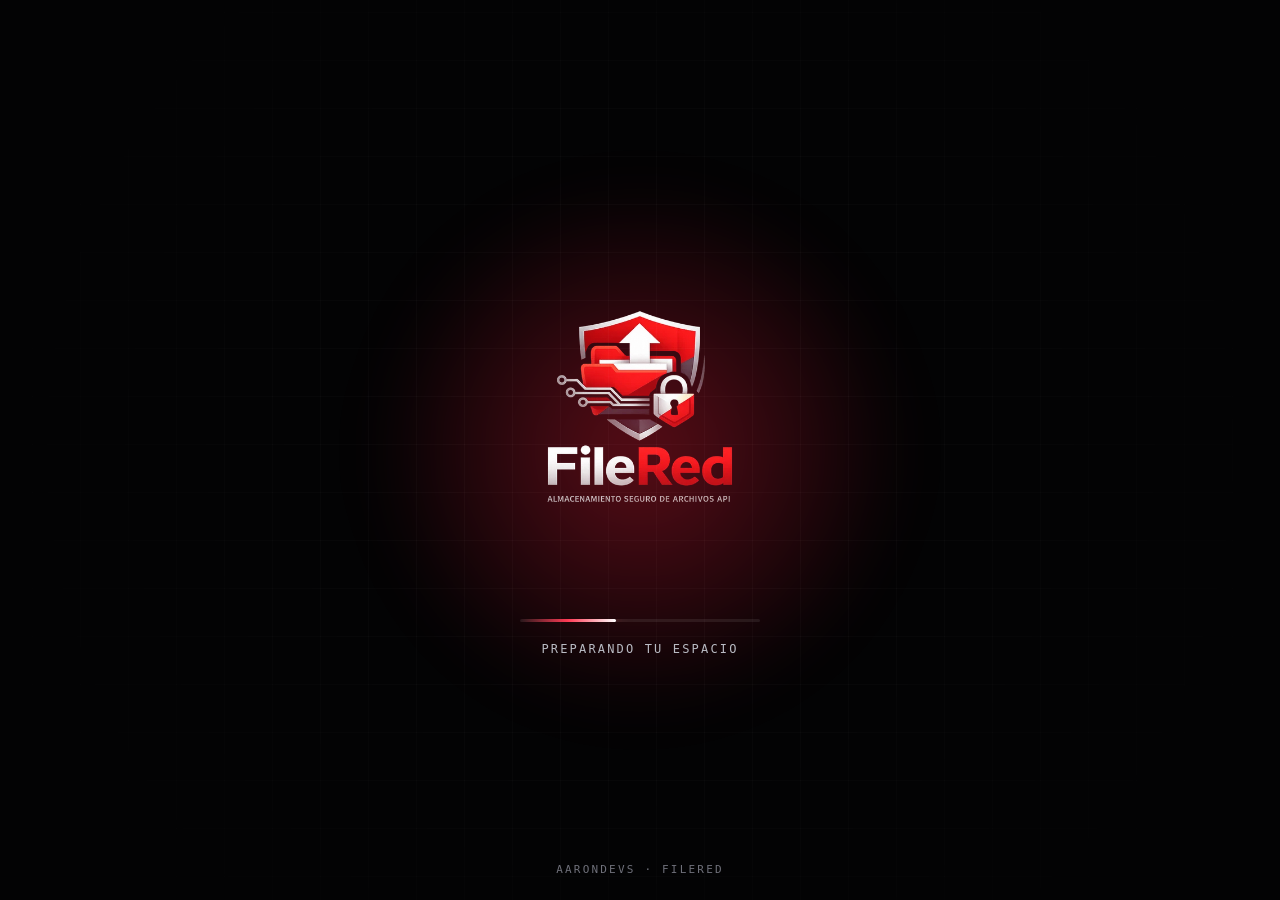
<file: API/FileRed/src/main/webapp/index.html>
<!DOCTYPE html>
<html lang="es" data-theme="dark">
<head>
    <meta charset="UTF-8">
    <meta name="viewport" content="width=device-width, initial-scale=1.0">
    <meta name="theme-color" content="#060607">
    <meta name="description" content="FileRed: almacenamiento seguro de archivos con API, URLs públicas y planes a la medida.">
    <meta property="og:type" content="website">
    <meta property="og:site_name" content="FileRed">
    <meta property="og:title" content="FileRed | Almacenamiento seguro de archivos API">
    <meta property="og:description" content="Sube, organiza y sirve tus archivos desde una API segura.">
    <meta property="og:image" content="pages/files/img/logotipo-web.webp">
    <link rel="icon" type="image/png" sizes="128x128" href="pages/files/img/favicon.png">
    <link rel="apple-touch-icon" sizes="180x180" href="pages/files/img/apple-touch-icon.png">
    <title>FileRed</title>
    <link rel="stylesheet" href="pages/files/temes/theme.css?v=20261120-7">
    <link rel="stylesheet" href="styles.css?v=20261120-7">
    <script src="pages/files/temes/theme.js?v=20261120-7"></script>
</head>
<body class="boot-page">
    <main id="app-root" class="app-root">
        <section class="boot-screen" aria-label="Cargando FileRed">
            <div class="boot-grid" aria-hidden="true"></div>
            <div class="boot-glow" aria-hidden="true"></div>
            <div class="boot-content">
                <img class="boot-logo" src="pages/files/img/logotipo-web.webp" alt="FileRed">
                <div class="loader-track" role="progressbar" aria-label="Cargando FileRed"><span class="loader-progress"></span></div>
                <p class="boot-status" aria-live="polite">Preparando tu espacio</p>
            </div>
            <div class="boot-footer">AaronDevs · FileRed</div>
        </section>
    </main>
    <script src="script.js?v=20261120-1"></script>
</body>
</html>
</file>
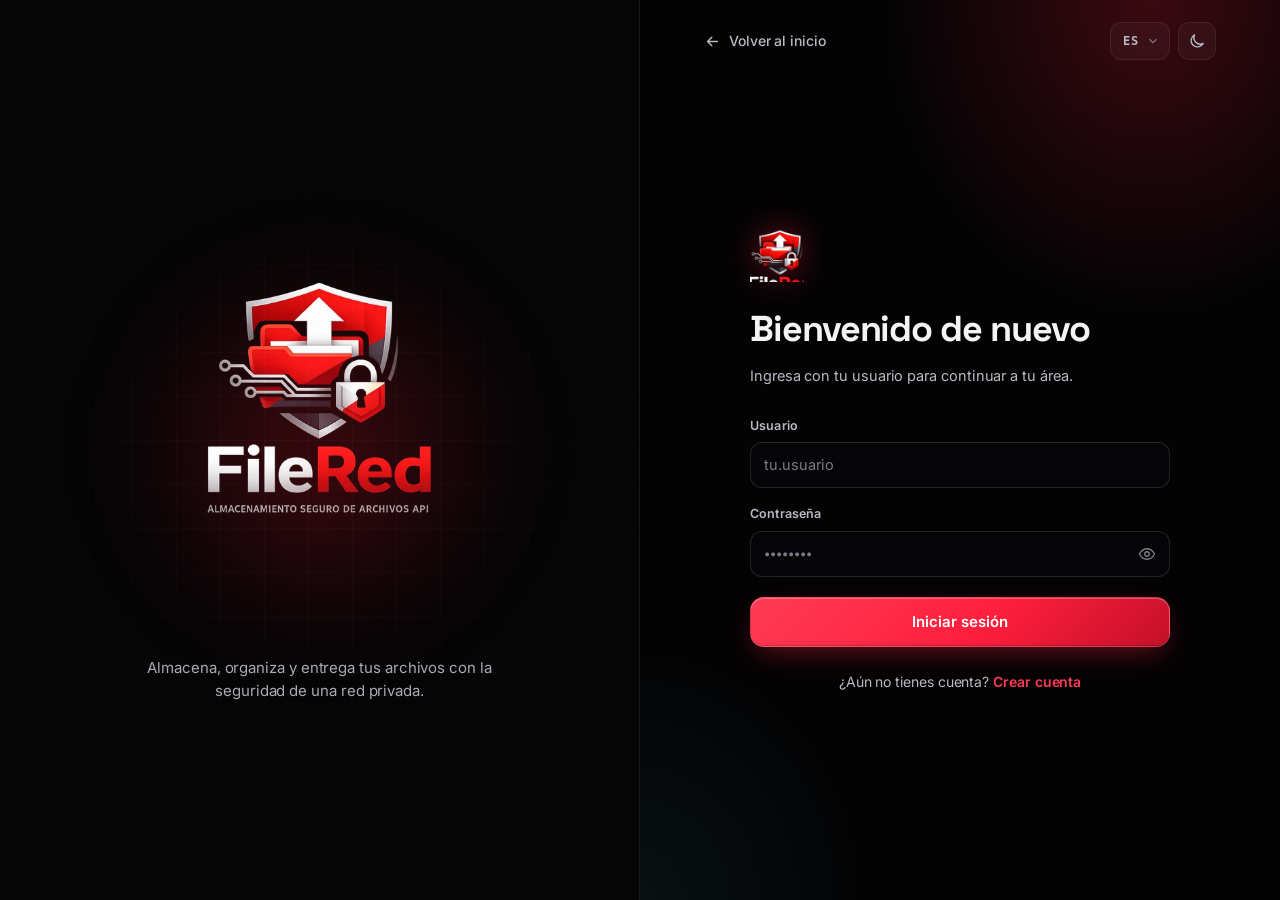
<file: API/FileRed/src/main/webapp/pages/center/index.html>
<!DOCTYPE html>
<html lang="es" data-theme="dark">
<head>
    <meta charset="UTF-8">
    <meta name="viewport" content="width=device-width, initial-scale=1.0">
    <meta name="theme-color" content="#060607">
    <link rel="icon" type="image/png" sizes="128x128" href="../files/img/favicon.png">
    <link rel="apple-touch-icon" sizes="180x180" href="../files/img/apple-touch-icon.png">
    <title>Center | FileRed</title>
    <link rel="preconnect" href="https://fonts.googleapis.com">
    <link rel="preconnect" href="https://fonts.gstatic.com" crossorigin>
    <link href="https://fonts.googleapis.com/css2?family=Inter:wght@400;500;600;700&family=JetBrains+Mono:wght@400;600&family=Space+Grotesk:wght@500;600;700&display=swap" rel="stylesheet">
    <link rel="stylesheet" href="../files/temes/theme.css?v=20261120-13">
    <link rel="stylesheet" href="../../styles.css?v=20261127-4">
    <link rel="stylesheet" href="../librerias/aarondeveloper/toastr.min.css?v=20261120-13">
    <link rel="stylesheet" href="../loading.css?v=20261120-13">
    <link rel="stylesheet" href="../skeleton.css?v=20261120-13">
    <link rel="stylesheet" href="../panel.css?v=20261127-8">
    <link rel="stylesheet" href="style.css?v=20261120-13">
    <script src="../files/temes/theme.js?v=20261120-13"></script>
</head>
<body class="panel-page is-booting" data-area="center">
    <div class="panel-aurora" aria-hidden="true"><span></span><span></span><span></span><i></i></div>
    <div class="panel-shell">
        <aside class="panel-sidebar">
            <a class="panel-brand" href="#/inicio" aria-label="FileRed Center">
                <img src="../files/img/isotipo.png" alt="">
                <span><strong><span class="silver-text">File</span><span class="red-text">Red</span></strong><small>ADMINISTRACIÓN</small></span>
            </a>
            <button class="panel-search" type="button" data-palette-open>
                <svg viewBox="0 0 24 24" aria-hidden="true"><circle cx="11" cy="11" r="7"/><path d="m20 20-3.5-3.5"/></svg>
                <span>Buscar opción</span>
                <kbd>Ctrl K</kbd>
            </button>
            <div class="nav-skeleton" data-nav-skeleton aria-hidden="true"><span></span><span></span><span></span><span></span><span></span><span></span></div>
            <nav class="panel-nav" data-panel-nav aria-label="Menú principal"></nav>
            <div class="panel-user">
                <button class="panel-user-open" type="button" data-panel-user title="Ver mi perfil">
                <span class="panel-avatar" data-user-initials></span>
                <div class="panel-user-copy">
                    <strong data-user-name></strong>
                    <small data-user-detail></small>
                </div>
                </button>
                <div class="panel-user-actions">
                    <button class="fr-icon-btn" type="button" data-change-password aria-label="Cambiar contraseña" title="Cambiar contraseña">
                        <svg viewBox="0 0 24 24"><rect x="3" y="11" width="18" height="11" rx="2"/><path d="M7 11V7a5 5 0 0 1 10 0v4"/></svg>
                    </button>
                    <button class="fr-icon-btn" type="button" data-logout aria-label="Cerrar sesión" title="Cerrar sesión">
                        <svg viewBox="0 0 24 24"><path d="M9 21H5a2 2 0 0 1-2-2V5a2 2 0 0 1 2-2h4M16 17l5-5-5-5M21 12H9"/></svg>
                    </button>
                </div>
            </div>
        </aside>
        <div class="panel-scrim" data-nav-scrim></div>

        <div class="panel-main">
            <header class="panel-topbar">
                <button class="fr-icon-btn panel-nav-toggle" type="button" data-nav-toggle aria-label="Abrir menú">
                    <svg viewBox="0 0 24 24"><path d="M4 7h16M4 12h16M4 17h16"/></svg>
                </button>
                <div class="panel-heading">
                    <p class="panel-crumb" data-panel-crumb></p>
                    <h1 data-panel-title>Cargando</h1>
                    <p class="panel-description" data-panel-description></p>
                </div>
                <div class="panel-tools">
                    <span class="panel-clock" data-panel-clock></span>
                    <select class="language-select" data-language-switcher aria-label="Idioma">
                        <option value="es">ES</option>
                        <option value="en">EN</option>
                    </select>
                    <button class="fr-icon-btn" type="button" data-theme-toggle aria-label="Cambiar tema" title="Cambiar tema">
                        <svg class="theme-icon-sun" viewBox="0 0 24 24"><circle cx="12" cy="12" r="4"/><path d="M12 2v2m0 16v2M4.93 4.93l1.42 1.42m11.3 11.3 1.42 1.42M2 12h2m16 0h2M4.93 19.07l1.42-1.42m11.3-11.3 1.42-1.42"/></svg>
                        <svg class="theme-icon-moon" viewBox="0 0 24 24"><path d="M20.2 15.2A8.5 8.5 0 0 1 8.8 3.8 8.5 8.5 0 1 0 20.2 15.2Z"/></svg>
                    </button>
                </div>
            </header>
            <main class="panel-stage" data-panel-stage data-stage></main>
        </div>
    </div>

    <script src="../../services/core/config.js?v=20261120-13"></script>
    <script src="../librerias/aarondeveloper/toastr.bundle.js?v=20261120-13"></script>
    <script src="../librerias/aarondeveloper/notificaciones.js?v=20261120-13"></script>
    <script src="../loading.js?v=20261120-13"></script>
    <script src="../skeleton.js?v=20261120-13"></script>
    <script src="../phone-prefixes.js?v=20261120-13"></script>
    <script src="../../services/core/LocalStorageService.js?v=20261120-13"></script>
    <script src="../../services/core/ApiService.js?v=20261120-13"></script>
    <script src="../../services/core/AutenticacionService.js?v=20261120-13"></script>
    <script src="../../services/general/ResumenService.js?v=20261120-13"></script>
    <script src="../../services/general/ReporteService.js?v=20261120-13"></script>
    <script src="../../services/clientes/ClienteService.js?v=20261120-13"></script>
    <script src="../../services/clientes/UsuarioClienteService.js?v=20261120-13"></script>
    <script src="../../services/clientes/RolClienteService.js?v=20261120-13"></script>
    <script src="../../services/suscripciones/SuscripcionService.js?v=20261120-13"></script>
    <script src="../../services/suscripciones/SuscripcionSolicitudService.js?v=20261120-13"></script>
    <script src="../../services/suscripciones/PagoSuscripcionService.js?v=20261120-13"></script>
    <script src="../../services/administracion/PlanService.js?v=20261120-13"></script>
    <script src="../../services/administracion/MonedaService.js?v=20261120-13"></script>
    <script src="../../services/administracion/ApiKeyAdministracionService.js?v=20261120-13"></script>
    <script src="../../services/administracion/UsuarioAdministracionService.js?v=20261120-13"></script>
    <script src="../../services/administracion/RolAdministracionService.js?v=20261120-13"></script>
    <script src="../../services/administracion/ModuloAdministracionService.js?v=20261120-13"></script>
    <script src="../../services/archivos/ApiKeyService.js?v=20261120-13"></script>
    <script src="../files/languages/i18n.js?v=20261120-13"></script>
    <script src="../files/languages/language-switcher.js?v=20261120-13"></script>
    <script src="../esqueleto.js?v=20261120-13"></script>

    <script src="../panel.js?v=20261127-8"></script>
    <script src="script.js?v=20261127-5"></script>
</body>
</html>
</file>
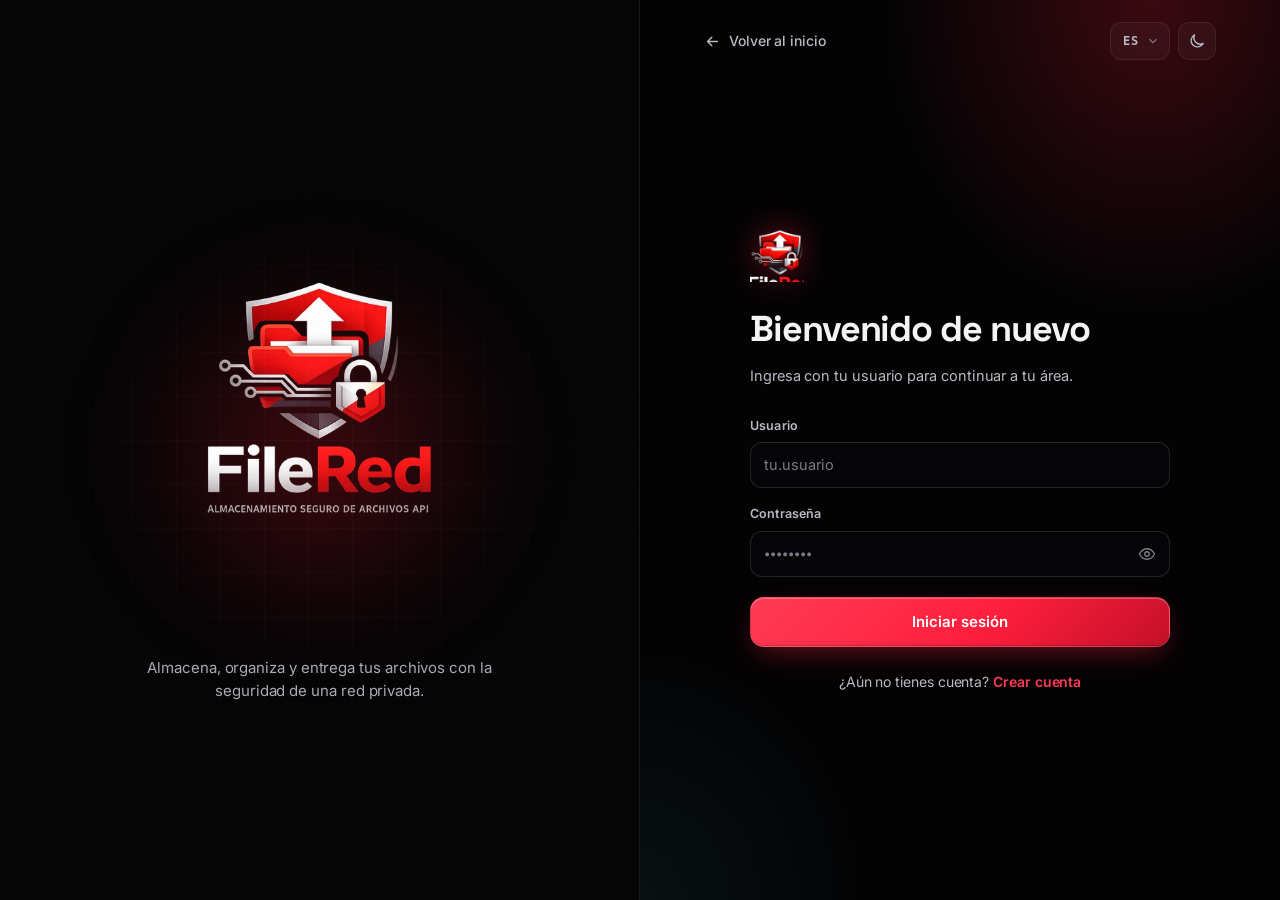
<file: API/FileRed/src/main/webapp/pages/customer/index.html>
<!DOCTYPE html>
<html lang="es" data-theme="dark">
<head>
    <meta charset="UTF-8">
    <meta name="viewport" content="width=device-width, initial-scale=1.0">
    <meta name="theme-color" content="#060607">
    <link rel="icon" type="image/png" sizes="128x128" href="../files/img/favicon.png">
    <link rel="apple-touch-icon" sizes="180x180" href="../files/img/apple-touch-icon.png">
    <title>Customer | FileRed</title>
    <link rel="preconnect" href="https://fonts.googleapis.com">
    <link rel="preconnect" href="https://fonts.gstatic.com" crossorigin>
    <link href="https://fonts.googleapis.com/css2?family=Inter:wght@400;500;600;700&family=JetBrains+Mono:wght@400;600&family=Space+Grotesk:wght@500;600;700&display=swap" rel="stylesheet">
    <link rel="stylesheet" href="../files/temes/theme.css?v=20261120-13">
    <link rel="stylesheet" href="../../styles.css?v=20261127-4">
    <link rel="stylesheet" href="../librerias/aarondeveloper/toastr.min.css?v=20261120-13">
    <link rel="stylesheet" href="../loading.css?v=20261120-13">
    <link rel="stylesheet" href="../skeleton.css?v=20261120-13">
    <link rel="stylesheet" href="../panel.css?v=20261127-8">
    <link rel="stylesheet" href="style.css?v=20261120-13">
    <script src="../files/temes/theme.js?v=20261120-13"></script>
</head>
<body class="panel-page is-booting" data-area="customer">
    <div class="panel-aurora" aria-hidden="true"><span></span><span></span><span></span><i></i></div>
    <div class="panel-shell">
        <aside class="panel-sidebar">
            <a class="panel-brand" href="#/inicio" aria-label="FileRed Customer">
                <img src="../files/img/isotipo.png" alt="">
                <span><strong><span class="silver-text">File</span><span class="red-text">Red</span></strong><small>ÁREA DE CLIENTE</small></span>
            </a>
            <button class="panel-search" type="button" data-palette-open>
                <svg viewBox="0 0 24 24" aria-hidden="true"><circle cx="11" cy="11" r="7"/><path d="m20 20-3.5-3.5"/></svg>
                <span>Buscar opción</span>
                <kbd>Ctrl K</kbd>
            </button>
            <div class="nav-skeleton" data-nav-skeleton aria-hidden="true"><span></span><span></span><span></span><span></span><span></span><span></span></div>
            <nav class="panel-nav" data-panel-nav aria-label="Menú principal"></nav>
            <div class="panel-user">
                <button class="panel-user-open" type="button" data-panel-user title="Ver mi perfil">
                <span class="panel-avatar" data-user-initials></span>
                <div class="panel-user-copy">
                    <strong data-user-name></strong>
                    <small data-user-detail></small>
                </div>
                </button>
                <div class="panel-user-actions">
                    <button class="fr-icon-btn" type="button" data-change-password aria-label="Cambiar contraseña" title="Cambiar contraseña">
                        <svg viewBox="0 0 24 24"><rect x="3" y="11" width="18" height="11" rx="2"/><path d="M7 11V7a5 5 0 0 1 10 0v4"/></svg>
                    </button>
                    <button class="fr-icon-btn" type="button" data-logout aria-label="Cerrar sesión" title="Cerrar sesión">
                        <svg viewBox="0 0 24 24"><path d="M9 21H5a2 2 0 0 1-2-2V5a2 2 0 0 1 2-2h4M16 17l5-5-5-5M21 12H9"/></svg>
                    </button>
                </div>
            </div>
        </aside>
        <div class="panel-scrim" data-nav-scrim></div>

        <div class="panel-main">
            <header class="panel-topbar">
                <button class="fr-icon-btn panel-nav-toggle" type="button" data-nav-toggle aria-label="Abrir menú">
                    <svg viewBox="0 0 24 24"><path d="M4 7h16M4 12h16M4 17h16"/></svg>
                </button>
                <div class="panel-heading">
                    <p class="panel-crumb" data-panel-crumb></p>
                    <h1 data-panel-title>Cargando</h1>
                    <p class="panel-description" data-panel-description></p>
                </div>
                <div class="panel-tools">
                    <span class="panel-clock" data-panel-clock></span>
                    <select class="language-select" data-language-switcher aria-label="Idioma">
                        <option value="es">ES</option>
                        <option value="en">EN</option>
                    </select>
                    <button class="fr-icon-btn" type="button" data-theme-toggle aria-label="Cambiar tema" title="Cambiar tema">
                        <svg class="theme-icon-sun" viewBox="0 0 24 24"><circle cx="12" cy="12" r="4"/><path d="M12 2v2m0 16v2M4.93 4.93l1.42 1.42m11.3 11.3 1.42 1.42M2 12h2m16 0h2M4.93 19.07l1.42-1.42m11.3-11.3 1.42-1.42"/></svg>
                        <svg class="theme-icon-moon" viewBox="0 0 24 24"><path d="M20.2 15.2A8.5 8.5 0 0 1 8.8 3.8 8.5 8.5 0 1 0 20.2 15.2Z"/></svg>
                    </button>
                </div>
            </header>
            <main class="panel-stage" data-panel-stage data-stage></main>
        </div>
    </div>

    <script src="../../services/core/config.js?v=20261120-13"></script>
    <script src="../librerias/aarondeveloper/toastr.bundle.js?v=20261120-13"></script>
    <script src="../librerias/aarondeveloper/notificaciones.js?v=20261120-13"></script>
    <script src="../loading.js?v=20261120-13"></script>
    <script src="../skeleton.js?v=20261120-13"></script>
    <script src="../phone-prefixes.js?v=20261120-13"></script>
    <script src="../../services/core/LocalStorageService.js?v=20261120-13"></script>
    <script src="../../services/core/ApiService.js?v=20261120-13"></script>
    <script src="../../services/core/AutenticacionService.js?v=20261120-13"></script>
    <script src="../../services/general/ResumenService.js?v=20261120-13"></script>
    <script src="../../services/general/ReporteService.js?v=20261120-13"></script>
    <script src="../../services/clientes/ClienteService.js?v=20261120-13"></script>
    <script src="../../services/clientes/UsuarioClienteService.js?v=20261120-13"></script>
    <script src="../../services/clientes/RolClienteService.js?v=20261120-13"></script>
    <script src="../../services/clientes/ModuloClienteService.js?v=20261120-13"></script>
    <script src="../../services/suscripciones/SuscripcionService.js?v=20261120-13"></script>
    <script src="../../services/suscripciones/SuscripcionSolicitudService.js?v=20261120-13"></script>
    <script src="../../services/suscripciones/PagoSuscripcionService.js?v=20261120-13"></script>
    <script src="../../services/administracion/PlanService.js?v=20261120-13"></script>
    <script src="../../services/archivos/AlmacenService.js?v=20261127-1"></script>
    <script src="../../services/archivos/CarpetaService.js?v=20261127-1"></script>
    <script src="../../services/archivos/ArchivoService.js?v=20261127-1"></script>
    <script src="../../services/archivos/ApiKeyService.js?v=20261120-13"></script>
    <script src="../../services/archivos/NodoService.js?v=20261127-2"></script>
    <script src="../files/languages/i18n.js?v=20261120-13"></script>
    <script src="../files/languages/language-switcher.js?v=20261120-13"></script>
    <script src="../esqueleto.js?v=20261120-13"></script>

    <script src="../panel.js?v=20261127-8"></script>
    <script src="script.js?v=20261127-5"></script>
</body>
</html>
</file>
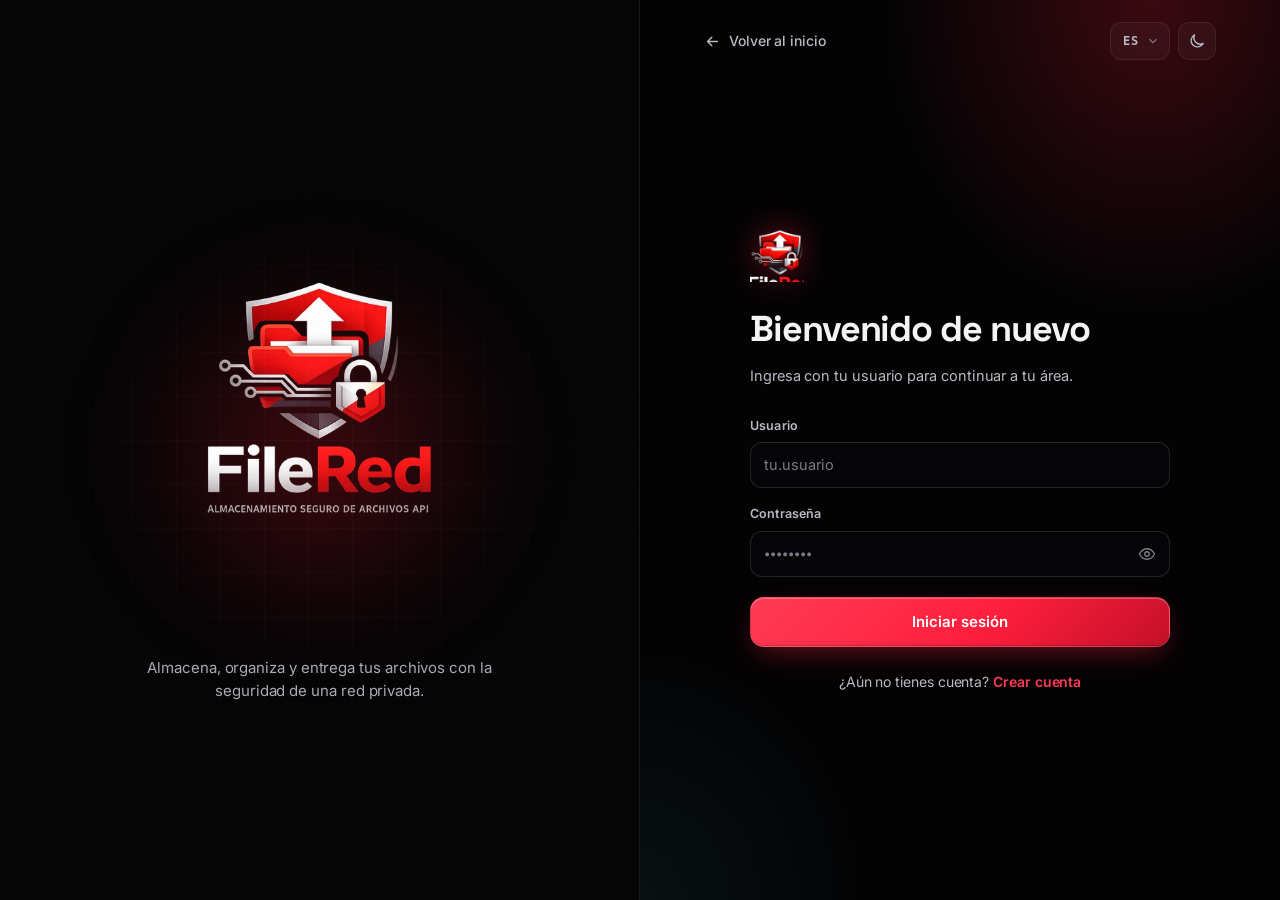
<file: API/FileRed/src/main/webapp/pages/login/index.html>
<!DOCTYPE html>
<html lang="es" data-theme="dark">
<head>
    <meta charset="UTF-8">
    <meta name="viewport" content="width=device-width, initial-scale=1.0">
    <meta name="theme-color" content="#060607">
    <link rel="icon" type="image/png" sizes="128x128" href="../files/img/favicon.png">
    <link rel="apple-touch-icon" sizes="180x180" href="../files/img/apple-touch-icon.png">
    <title>Iniciar sesión | FileRed</title>
    <link rel="preconnect" href="https://fonts.googleapis.com">
    <link rel="preconnect" href="https://fonts.gstatic.com" crossorigin>
    <link href="https://fonts.googleapis.com/css2?family=Inter:wght@400;500;600;700&family=Space+Grotesk:wght@500;600;700&display=swap" rel="stylesheet">
    <link rel="stylesheet" href="../files/temes/theme.css?v=20261120-10">
    <link rel="stylesheet" href="../../styles.css?v=20261120-10">
    <link rel="stylesheet" href="../librerias/aarondeveloper/toastr.min.css?v=20261120-10">
    <link rel="stylesheet" href="../loading.css?v=20261120-10">
    <link rel="stylesheet" href="style.css?v=20261120-10">
    <script src="../files/temes/theme.js?v=20261120-10"></script>
</head>
<body class="auth-page">
    <div class="auth-shell">
        <aside class="auth-visual" aria-hidden="true">
            <div class="auth-visual-grid"></div>
            <div class="auth-visual-glow"></div>
            <img src="../files/img/logotipo-web.webp" alt="" class="auth-visual-logo">
            <p class="auth-visual-quote">Almacena, organiza y entrega tus archivos con la seguridad de una red privada.</p>
        </aside>

        <main class="auth-main">
            <div class="auth-top">
                <a class="auth-back" href="../">
                    <svg viewBox="0 0 24 24" fill="none" stroke="currentColor" stroke-width="2" stroke-linecap="round" stroke-linejoin="round"><path d="M19 12H5m6 6-6-6 6-6"/></svg>
                    Volver al inicio
                </a>
                <div class="auth-tools">
                    <select class="language-select" data-language-switcher aria-label="Idioma">
                        <option value="es">ES</option>
                        <option value="en">EN</option>
                    </select>
                    <button class="fr-icon-btn" type="button" data-theme-toggle aria-label="Cambiar tema" title="Cambiar tema">
                        <svg class="theme-icon-sun" viewBox="0 0 24 24"><circle cx="12" cy="12" r="4"/><path d="M12 2v2m0 16v2M4.93 4.93l1.42 1.42m11.3 11.3 1.42 1.42M2 12h2m16 0h2M4.93 19.07l1.42-1.42m11.3-11.3 1.42-1.42"/></svg>
                        <svg class="theme-icon-moon" viewBox="0 0 24 24"><path d="M20.2 15.2A8.5 8.5 0 0 1 8.8 3.8 8.5 8.5 0 1 0 20.2 15.2Z"/></svg>
                    </button>
                </div>
            </div>

            <section class="auth-card">
                <img src="../files/img/isotipo.png" alt="" class="auth-mark">
                <h1>Bienvenido de nuevo</h1>
                <p class="auth-subtitle">Ingresa con tu usuario para continuar a tu área.</p>

                <form class="auth-form" data-login-form novalidate>
                    <label class="fr-field">
                        <span>Usuario</span>
                        <input class="fr-input" name="usuario" autocomplete="username" required maxlength="60" placeholder="tu.usuario">
                    </label>
                    <label class="fr-field">
                        <span>Contraseña</span>
                        <span class="password-field">
                            <input class="fr-input" name="contrasena" type="password" autocomplete="current-password" required maxlength="120" placeholder="••••••••">
                            <button type="button" class="password-toggle" data-password-toggle aria-label="Mostrar contraseña" title="Mostrar contraseña">
                                <svg viewBox="0 0 24 24" fill="none" stroke="currentColor" stroke-width="1.8" stroke-linecap="round" stroke-linejoin="round"><path d="M2 12s3.5-7 10-7 10 7 10 7-3.5 7-10 7S2 12 2 12Z"/><circle cx="12" cy="12" r="3"/></svg>
                            </button>
                        </span>
                    </label>
                    <p class="auth-error" data-login-error role="alert" hidden></p>
                    <button class="fr-btn fr-btn-primary fr-btn-lg auth-submit" type="submit">Iniciar sesión</button>
                </form>

                <p class="auth-switch">¿Aún no tienes cuenta? <a href="../registro/">Crear cuenta</a></p>
            </section>
        </main>
    </div>

    <script src="../../services/core/config.js?v=20261120-10"></script>
    <script src="../librerias/aarondeveloper/toastr.bundle.js?v=20261120-10"></script>
    <script src="../librerias/aarondeveloper/notificaciones.js?v=20261120-10"></script>
    <script src="../loading.js?v=20261120-10"></script>
    <script src="../../services/core/LocalStorageService.js?v=20261120-10"></script>
    <script src="../../services/core/ApiService.js?v=20261120-10"></script>
    <script src="../../services/core/AutenticacionService.js?v=20261120-10"></script>
    <script src="../files/languages/i18n.js?v=20261120-10"></script>
    <script src="../files/languages/language-switcher.js?v=20261120-10"></script>
    <script src="script.js?v=20261120-10"></script>
</body>
</html>
</file>
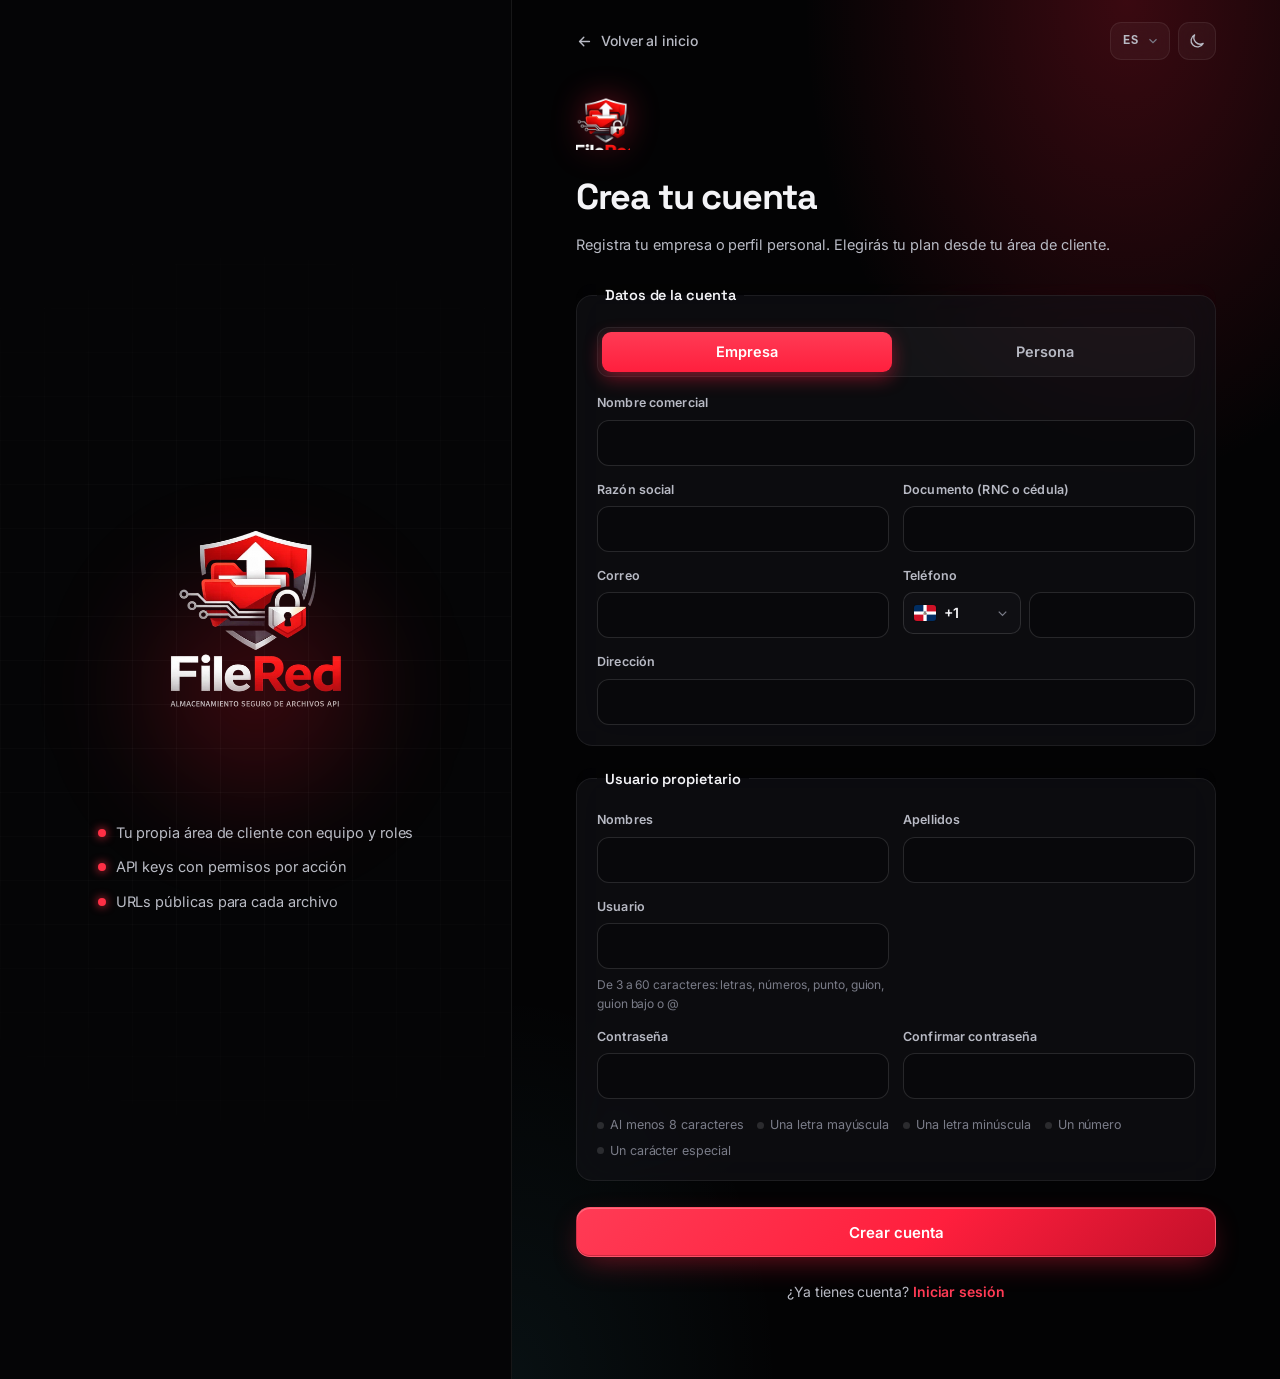
<file: API/FileRed/src/main/webapp/pages/registro/index.html>
<!DOCTYPE html>
<html lang="es" data-theme="dark">
<head>
    <meta charset="UTF-8">
    <meta name="viewport" content="width=device-width, initial-scale=1.0">
    <meta name="theme-color" content="#060607">
    <link rel="icon" type="image/png" sizes="128x128" href="../files/img/favicon.png">
    <link rel="apple-touch-icon" sizes="180x180" href="../files/img/apple-touch-icon.png">
    <title>Crear cuenta | FileRed</title>
    <link rel="preconnect" href="https://fonts.googleapis.com">
    <link rel="preconnect" href="https://fonts.gstatic.com" crossorigin>
    <link href="https://fonts.googleapis.com/css2?family=Inter:wght@400;500;600;700&family=Space+Grotesk:wght@500;600;700&display=swap" rel="stylesheet">
    <link rel="stylesheet" href="../files/temes/theme.css?v=20261120-7">
    <link rel="stylesheet" href="../../styles.css?v=20261120-7">
    <link rel="stylesheet" href="../librerias/aarondeveloper/toastr.min.css?v=20261120-1">
    <link rel="stylesheet" href="../loading.css?v=20261120-1">
    <link rel="stylesheet" href="../login/style.css?v=20261120-7">
    <link rel="stylesheet" href="style.css?v=20261120-7">
    <script src="../files/temes/theme.js?v=20261120-7"></script>
</head>
<body class="auth-page">
    <div class="auth-shell registro-shell">
        <aside class="auth-visual" aria-hidden="true">
            <div class="auth-visual-grid"></div>
            <div class="auth-visual-glow"></div>
            <img src="../files/img/logotipo-web.webp" alt="" class="auth-visual-logo">
            <ul class="registro-beneficios">
                <li>Tu propia área de cliente con equipo y roles</li>
                <li>API keys con permisos por acción</li>
                <li>URLs públicas para cada archivo</li>
            </ul>
        </aside>

        <main class="auth-main">
            <div class="auth-top">
                <a class="auth-back" href="../">
                    <svg viewBox="0 0 24 24" fill="none" stroke="currentColor" stroke-width="2" stroke-linecap="round" stroke-linejoin="round"><path d="M19 12H5m6 6-6-6 6-6"/></svg>
                    Volver al inicio
                </a>
                <div class="auth-tools">
                    <select class="language-select" data-language-switcher aria-label="Idioma">
                        <option value="es">ES</option>
                        <option value="en">EN</option>
                    </select>
                    <button class="fr-icon-btn" type="button" data-theme-toggle aria-label="Cambiar tema" title="Cambiar tema">
                        <svg class="theme-icon-sun" viewBox="0 0 24 24"><circle cx="12" cy="12" r="4"/><path d="M12 2v2m0 16v2M4.93 4.93l1.42 1.42m11.3 11.3 1.42 1.42M2 12h2m16 0h2M4.93 19.07l1.42-1.42m11.3-11.3 1.42-1.42"/></svg>
                        <svg class="theme-icon-moon" viewBox="0 0 24 24"><path d="M20.2 15.2A8.5 8.5 0 0 1 8.8 3.8 8.5 8.5 0 1 0 20.2 15.2Z"/></svg>
                    </button>
                </div>
            </div>

            <section class="auth-card is-wide" data-registro-card>
                <img src="../files/img/isotipo.png" alt="" class="auth-mark">
                <h1>Crea tu cuenta</h1>
                <p class="auth-subtitle">Registra tu empresa o perfil personal. Elegirás tu plan desde tu área de cliente.</p>
                <p class="registro-plan" data-plan-elegido hidden></p>

                <form class="auth-form registro-form" data-registro-form novalidate>
                    <fieldset class="registro-grupo">
                        <legend>Datos de la cuenta</legend>
                        <div class="tipo-cliente" role="radiogroup" aria-label="Tipo de cliente">
                            <label><input type="radio" name="tipoCliente" value="Empresa" checked><span>Empresa</span></label>
                            <label><input type="radio" name="tipoCliente" value="Persona"><span>Persona</span></label>
                        </div>
                        <div class="registro-grid">
                            <label class="fr-field registro-span">
                                <span>Nombre comercial</span>
                                <input class="fr-input" name="nombreComercial" required maxlength="150" autocomplete="organization">
                            </label>
                            <label class="fr-field" data-solo-empresa>
                                <span>Razón social</span>
                                <input class="fr-input" name="razonSocial" maxlength="150">
                            </label>
                            <label class="fr-field">
                                <span>Documento (RNC o cédula)</span>
                                <input class="fr-input" name="documento" maxlength="30">
                            </label>
                            <label class="fr-field">
                                <span>Correo</span>
                                <input class="fr-input" name="correo" type="email" required maxlength="150" autocomplete="email">
                            </label>
                            <div class="fr-field">
                                <span>Teléfono</span>
                                <div class="telefono-field">
                                    <input class="fr-input" name="prefijoTelefono" data-phone-prefix value="+1" aria-label="Prefijo">
                                    <input class="fr-input" name="telefono" maxlength="20" autocomplete="tel" aria-label="Teléfono">
                                </div>
                            </div>
                            <label class="fr-field registro-span">
                                <span>Dirección</span>
                                <input class="fr-input" name="direccion" maxlength="250" autocomplete="street-address">
                            </label>
                        </div>
                    </fieldset>

                    <fieldset class="registro-grupo">
                        <legend>Usuario propietario</legend>
                        <div class="registro-grid">
                            <label class="fr-field">
                                <span>Nombres</span>
                                <input class="fr-input" name="nombres" required maxlength="100" autocomplete="given-name">
                            </label>
                            <label class="fr-field">
                                <span>Apellidos</span>
                                <input class="fr-input" name="apellidos" maxlength="100" autocomplete="family-name">
                            </label>
                            <label class="fr-field">
                                <span>Usuario</span>
                                <input class="fr-input" name="usuario" required maxlength="60" autocomplete="username">
                                <small>De 3 a 60 caracteres: letras, números, punto, guion, guion bajo o @</small>
                            </label>
                            <span class="registro-hueco" aria-hidden="true"></span>
                            <label class="fr-field">
                                <span>Contraseña</span>
                                <input class="fr-input" name="contrasena" type="password" required maxlength="120" autocomplete="new-password">
                            </label>
                            <label class="fr-field">
                                <span>Confirmar contraseña</span>
                                <input class="fr-input" name="confirmacion" type="password" required maxlength="120" autocomplete="new-password">
                            </label>
                        </div>
                        <ul class="password-rules" data-password-rules>
                            <li data-rule="largo">Al menos 8 caracteres</li>
                            <li data-rule="mayuscula">Una letra mayúscula</li>
                            <li data-rule="minuscula">Una letra minúscula</li>
                            <li data-rule="numero">Un número</li>
                            <li data-rule="especial">Un carácter especial</li>
                        </ul>
                    </fieldset>

                    <p class="auth-error" data-registro-error role="alert" hidden></p>
                    <button class="fr-btn fr-btn-primary fr-btn-lg auth-submit" type="submit">Crear cuenta</button>
                </form>

                <p class="auth-switch">¿Ya tienes cuenta? <a href="../login/">Iniciar sesión</a></p>
            </section>

            <section class="auth-card registro-exito" data-registro-exito hidden>
                <span class="exito-icono" aria-hidden="true">
                    <svg viewBox="0 0 24 24" fill="none" stroke="currentColor" stroke-width="2.2" stroke-linecap="round" stroke-linejoin="round"><path d="m5 12 5 5L20 7"/></svg>
                </span>
                <h1>¡Tu cuenta está lista!</h1>
                <p class="auth-subtitle">Inicia sesión con tu usuario para elegir tu plan y empezar a subir archivos.</p>
                <a class="fr-btn fr-btn-primary fr-btn-lg auth-submit" href="../login/">Iniciar sesión</a>
            </section>
        </main>
    </div>

    <script src="../../services/core/config.js?v=20261120-1"></script>
    <script src="../librerias/aarondeveloper/toastr.bundle.js?v=20261120-1"></script>
    <script src="../librerias/aarondeveloper/notificaciones.js?v=20261120-1"></script>
    <script src="../loading.js?v=20261120-1"></script>
    <script src="../phone-prefixes.js?v=20261120-2"></script>
    <script src="../../services/core/LocalStorageService.js?v=20261120-1"></script>
    <script src="../../services/core/ApiService.js?v=20261120-1"></script>
    <script src="../../services/clientes/RegistroService.js?v=20261120-1"></script>
    <script src="../../services/administracion/PlanService.js?v=20261120-1"></script>
    <script src="../files/languages/i18n.js?v=20261120-1"></script>
    <script src="../files/languages/language-switcher.js?v=20261120-1"></script>
    <script src="script.js?v=20261120-1"></script>
</body>
</html>
</file>
<file: API/FileRed/src/main/webapp/pages/files/temes/theme.css>
:root,
:root[data-theme="dark"] {
    color-scheme: dark;
    --font-family: "Inter", "Segoe UI", system-ui, -apple-system, BlinkMacSystemFont, sans-serif;
    --font-display: "Space Grotesk", "Inter", "Segoe UI", system-ui, sans-serif;
    --font-mono: "JetBrains Mono", "Cascadia Code", Consolas, monospace;
    --ease-out: cubic-bezier(0.16, 1, 0.3, 1);
    --ease-spring: cubic-bezier(0.34, 1.56, 0.64, 1);
    --transition-theme: 320ms ease;
    --bg: #030304;
    --bg-elevated: #08080b;
    --surface: rgba(18, 18, 24, 0.62);
    --surface-solid: #0f0f14;
    --card: var(--surface-solid);
    --surface-alt: rgba(255, 255, 255, 0.035);
    --raised: rgba(255, 255, 255, 0.06);
    --line: rgba(255, 255, 255, 0.07);
    --line-strong: rgba(255, 255, 255, 0.13);
    --text: #f4f4f7;
    --text-secondary: #b8bac4;
    --muted: #7a7c88;
    --accent: #ff1f3d;
    --accent-strong: #ff3b55;
    --accent-soft: rgba(255, 31, 61, 0.12);
    --accent-glow: rgba(255, 31, 61, 0.45);
    --accent-2: #ff7a45;
    --cyan: #5ee7ff;
    --violet: #a78bfa;
    --silver: linear-gradient(180deg, #ffffff 0%, #d9dbe0 45%, #8d9099 100%);
    --silver-solid: #c9ccd3;
    --success: #34e39a;
    --warning: #ffc861;
    --danger: #ff5468;
    --info: #6cb6ff;
    --shadow: 0 30px 80px rgba(0, 0, 0, 0.6), 0 0 0 1px rgba(255, 255, 255, 0.04);
    --shadow-soft: 0 12px 34px rgba(0, 0, 0, 0.4);
    --glass-blur: blur(22px) saturate(140%);
    --grid: rgba(255, 255, 255, 0.035);
    --border-gradient: linear-gradient(140deg, rgba(255, 59, 85, 0.55), rgba(255, 255, 255, 0.08) 35%, rgba(255, 255, 255, 0.02) 65%, rgba(94, 231, 255, 0.25));
    --aurora-1: rgba(255, 31, 61, 0.22);
    --aurora-2: rgba(255, 122, 69, 0.1);
    --aurora-3: rgba(94, 231, 255, 0.06);
    --toggle-background: rgba(255, 255, 255, 0.04);
    --scrollbar: rgba(255, 255, 255, 0.12);
}

:root[data-theme="light"] {
    color-scheme: light;
    --bg: #eef0f4;
    --bg-elevated: #f7f8fb;
    --surface: rgba(255, 255, 255, 0.72);
    --surface-solid: #ffffff;
    --card: var(--surface-solid);
    --surface-alt: rgba(15, 18, 30, 0.035);
    --raised: rgba(15, 18, 30, 0.06);
    --line: rgba(15, 18, 30, 0.08);
    --line-strong: rgba(15, 18, 30, 0.15);
    --text: #0d0e13;
    --text-secondary: #3e414c;
    --muted: #737683;
    --accent: #e0102c;
    --accent-strong: #f0213d;
    --accent-soft: rgba(224, 16, 44, 0.09);
    --accent-glow: rgba(224, 16, 44, 0.28);
    --accent-2: #f2652f;
    --cyan: #0891b2;
    --violet: #7c3aed;
    --silver: linear-gradient(180deg, #2b2d33 0%, #5b5e67 55%, #8d9099 100%);
    --silver-solid: #5b5e67;
    --success: #0f9f63;
    --warning: #b7780f;
    --danger: #d4203a;
    --info: #1f6fd1;
    --shadow: 0 30px 70px rgba(20, 24, 40, 0.14), 0 0 0 1px rgba(15, 18, 30, 0.05);
    --shadow-soft: 0 10px 30px rgba(20, 24, 40, 0.08);
    --grid: rgba(15, 18, 30, 0.045);
    --border-gradient: linear-gradient(140deg, rgba(224, 16, 44, 0.45), rgba(15, 18, 30, 0.08) 35%, rgba(15, 18, 30, 0.04) 65%, rgba(8, 145, 178, 0.3));
    --aurora-1: rgba(224, 16, 44, 0.12);
    --aurora-2: rgba(242, 101, 47, 0.08);
    --aurora-3: rgba(8, 145, 178, 0.07);
    --toggle-background: rgba(255, 255, 255, 0.7);
    --scrollbar: rgba(15, 18, 30, 0.18);
}
</file>
<file: API/FileRed/src/main/webapp/styles.css>
*,
*::before,
*::after {
    box-sizing: border-box;
}

html {
    -webkit-text-size-adjust: 100%;
    scroll-behavior: smooth;
}

body {
    margin: 0;
    min-height: 100vh;
    background: var(--bg);
    color: var(--text);
    font-family: var(--font-family);
    font-size: 14.5px;
    line-height: 1.55;
    letter-spacing: -0.005em;
    transition: background var(--transition-theme), color var(--transition-theme);
    -webkit-font-smoothing: antialiased;
}

::selection {
    background: var(--accent);
    color: #ffffff;
}

* {
    scrollbar-width: thin;
    scrollbar-color: var(--scrollbar) transparent;
}

*::-webkit-scrollbar {
    width: 10px;
    height: 10px;
}

*::-webkit-scrollbar-thumb {
    border: 3px solid transparent;
    border-radius: 99px;
    background: var(--scrollbar) padding-box;
}

img,
svg {
    display: block;
    max-width: 100%;
}

a {
    color: inherit;
}

button,
input,
select,
textarea {
    font: inherit;
    color: inherit;
}

:focus-visible {
    outline: 2px solid var(--accent-strong);
    outline-offset: 2px;
}

[hidden] {
    display: none !important;
}

.sr-only {
    position: absolute;
    width: 1px;
    height: 1px;
    padding: 0;
    margin: -1px;
    overflow: hidden;
    clip: rect(0, 0, 0, 0);
    border: 0;
}

.silver-text {
    background: var(--silver);
    -webkit-background-clip: text;
    background-clip: text;
    color: transparent;
}

.red-text {
    color: var(--accent-strong);
    text-shadow: 0 0 28px var(--accent-glow);
}

.boot-page {
    overflow: hidden;
    background: #030304;
}

.app-root {
    min-height: 100vh;
}

.boot-screen {
    position: relative;
    display: grid;
    place-items: center;
    min-height: 100vh;
    overflow: hidden;
    transition: opacity 380ms ease, transform 380ms ease;
}

.boot-screen.is-leaving {
    opacity: 0;
    transform: scale(1.02);
}

.boot-grid {
    position: absolute;
    inset: -20%;
    background-image: linear-gradient(rgba(255, 255, 255, 0.035) 1px, transparent 1px), linear-gradient(90deg, rgba(255, 255, 255, 0.035) 1px, transparent 1px);
    background-size: 48px 48px;
    mask-image: radial-gradient(circle at center, #000 0%, transparent 65%);
}

.boot-glow {
    position: absolute;
    width: 60vmin;
    height: 60vmin;
    border-radius: 50%;
    background: radial-gradient(circle, rgba(255, 31, 61, 0.35) 0%, transparent 70%);
    filter: blur(30px);
    animation: boot-breathe 2.6s ease-in-out infinite;
}

.boot-content {
    position: relative;
    display: grid;
    justify-items: center;
    gap: 18px;
    padding: 0 16px;
}

.boot-logo {
    width: min(360px, 78vw);
    mix-blend-mode: screen;
    animation: boot-rise 900ms var(--ease-out) both;
}

.loader-track {
    width: min(240px, 60vw);
    height: 3px;
    border-radius: 99px;
    background: rgba(255, 255, 255, 0.08);
    overflow: hidden;
}

.loader-progress {
    display: block;
    width: 40%;
    height: 100%;
    border-radius: inherit;
    background: linear-gradient(90deg, transparent, #ff3b55, #ffffff);
    box-shadow: 0 0 18px #ff3b55;
    animation: boot-progress 1.1s ease-in-out infinite;
}

.boot-status {
    margin: 0;
    color: #b9bbc3;
    font-family: var(--font-mono);
    font-size: 12px;
    letter-spacing: 0.18em;
    text-transform: uppercase;
}

.boot-footer {
    position: absolute;
    bottom: 22px;
    color: #6f707a;
    font-family: var(--font-mono);
    font-size: 11px;
    letter-spacing: 0.2em;
    text-transform: uppercase;
}

@keyframes boot-breathe {
    50% {
        transform: scale(1.12);
        opacity: 0.75;
    }
}

@keyframes boot-rise {
    from {
        opacity: 0;
        transform: translateY(14px) scale(0.96);
    }
}

@keyframes boot-progress {
    from {
        transform: translateX(-110%);
    }
    to {
        transform: translateX(260%);
    }
}

.fr-btn {
    position: relative;
    display: inline-flex;
    align-items: center;
    justify-content: center;
    gap: 8px;
    min-height: 40px;
    padding: 0 16px;
    border: 1px solid var(--line-strong);
    border-radius: 12px;
    background: var(--surface-alt);
    color: var(--text);
    font-weight: 600;
    font-size: 13.5px;
    text-decoration: none;
    cursor: pointer;
    white-space: nowrap;
    isolation: isolate;
    backdrop-filter: blur(10px);
    transition: transform 180ms var(--ease-out), background 180ms ease, border-color 180ms ease, box-shadow 220ms ease, opacity 160ms ease;
}

.fr-btn:hover {
    border-color: color-mix(in srgb, var(--text) 28%, transparent);
    background: var(--raised);
}

.fr-btn:active {
    transform: translateY(1px) scale(0.99);
}

.fr-btn:disabled,
.fr-btn.is-busy {
    opacity: 0.55;
    cursor: not-allowed;
    pointer-events: none;
}

.fr-btn.is-busy::after {
    content: "";
    width: 14px;
    height: 14px;
    border: 2px solid currentColor;
    border-right-color: transparent;
    border-radius: 50%;
    animation: fr-spin 700ms linear infinite;
}

@keyframes fr-spin {
    to {
        transform: rotate(360deg);
    }
}

.fr-btn svg {
    width: 16px;
    height: 16px;
    flex: none;
}

.fr-btn-primary {
    border-color: rgba(255, 255, 255, 0.14);
    background: linear-gradient(135deg, var(--accent-strong) 0%, var(--accent) 55%, #c3102a 100%);
    color: #ffffff;
    box-shadow: 0 10px 30px -8px var(--accent-glow), inset 0 1px 0 rgba(255, 255, 255, 0.25), inset 0 -1px 0 rgba(0, 0, 0, 0.2);
}

.fr-btn-primary::before {
    content: "";
    position: absolute;
    inset: 0;
    z-index: -1;
    border-radius: inherit;
    background: linear-gradient(120deg, transparent 20%, rgba(255, 255, 255, 0.28) 50%, transparent 80%) -200% 0 / 200% 100% no-repeat;
    transition: background-position 700ms var(--ease-out);
}

.fr-btn-primary:hover {
    border-color: rgba(255, 255, 255, 0.2);
    background: linear-gradient(135deg, #ff4d64 0%, var(--accent-strong) 55%, var(--accent) 100%);
    box-shadow: 0 14px 40px -8px var(--accent-glow), 0 0 0 4px var(--accent-soft), inset 0 1px 0 rgba(255, 255, 255, 0.3);
}

.fr-btn-primary:hover::before {
    background-position: 200% 0;
}

.fr-btn-ghost {
    border-color: transparent;
    background: transparent;
    backdrop-filter: none;
}

.fr-btn-ghost:hover {
    background: var(--surface-alt);
}

.fr-btn-danger {
    border-color: color-mix(in srgb, var(--danger) 40%, transparent);
    background: color-mix(in srgb, var(--danger) 10%, transparent);
    color: var(--danger);
}

.fr-btn-danger:hover {
    border-color: var(--danger);
    background: color-mix(in srgb, var(--danger) 18%, transparent);
    box-shadow: 0 0 24px -6px var(--danger);
}

.fr-btn-sm {
    min-height: 32px;
    padding: 0 11px;
    border-radius: 9px;
    font-size: 12.5px;
}

.fr-btn-lg {
    min-height: 50px;
    padding: 0 24px;
    border-radius: 14px;
    font-size: 15px;
}

.fr-icon-btn {
    display: inline-grid;
    place-items: center;
    width: 38px;
    height: 38px;
    padding: 0;
    border: 1px solid var(--line);
    border-radius: 11px;
    background: var(--toggle-background);
    color: var(--text-secondary);
    cursor: pointer;
    backdrop-filter: blur(12px);
    transition: color 160ms ease, border-color 160ms ease, background 160ms ease, box-shadow 200ms ease;
}

.fr-icon-btn:hover {
    color: var(--text);
    border-color: var(--line-strong);
    background: var(--raised);
}

.fr-icon-btn svg {
    width: 18px;
    height: 18px;
    fill: none;
    stroke: currentColor;
    stroke-width: 1.8;
    stroke-linecap: round;
    stroke-linejoin: round;
}

.theme-icon-sun {
    display: none;
}

:root[data-theme="light"] .theme-icon-sun {
    display: block;
}

:root[data-theme="light"] .theme-icon-moon {
    display: none;
}

.language-select {
    height: 38px;
    padding: 0 30px 0 12px;
    border: 1px solid var(--line);
    border-radius: 11px;
    background: var(--toggle-background) url("data:image/svg+xml,%3Csvg xmlns='http://www.w3.org/2000/svg' viewBox='0 0 24 24' fill='none' stroke='%237a7c88' stroke-width='2'%3E%3Cpath d='m6 9 6 6 6-6'/%3E%3C/svg%3E") no-repeat right 9px center / 14px;
    color: var(--text-secondary);
    font-family: var(--font-mono);
    font-size: 12px;
    font-weight: 600;
    letter-spacing: 0.06em;
    cursor: pointer;
    appearance: none;
    backdrop-filter: blur(12px);
}

.fr-field {
    display: grid;
    gap: 7px;
    min-width: 0;
}

.fr-field > span,
.fr-label {
    color: var(--text-secondary);
    font-size: 12.5px;
    font-weight: 600;
    letter-spacing: 0.01em;
}

.fr-field small {
    color: var(--muted);
    font-size: 12px;
}

.fr-input,
.fr-select,
.fr-textarea {
    width: 100%;
    min-height: 42px;
    padding: 9px 13px;
    border: 1px solid var(--line-strong);
    border-radius: 12px;
    background: color-mix(in srgb, var(--bg-elevated) 70%, transparent);
    color: var(--text);
    transition: border-color 180ms ease, box-shadow 220ms ease, background 180ms ease;
}

.fr-select {
    padding-right: 34px;
    background: color-mix(in srgb, var(--bg-elevated) 70%, transparent) url("data:image/svg+xml,%3Csvg xmlns='http://www.w3.org/2000/svg' viewBox='0 0 24 24' fill='none' stroke='%237a7c88' stroke-width='2'%3E%3Cpath d='m6 9 6 6 6-6'/%3E%3C/svg%3E") no-repeat right 11px center / 15px;
    appearance: none;
}

.fr-select option {
    background: var(--surface-solid);
    color: var(--text);
}

.fr-textarea {
    min-height: 92px;
    resize: vertical;
}

.fr-input::placeholder,
.fr-textarea::placeholder {
    color: var(--muted);
}

.fr-input:hover,
.fr-select:hover,
.fr-textarea:hover {
    border-color: color-mix(in srgb, var(--text) 22%, transparent);
}

.fr-input:focus,
.fr-select:focus,
.fr-textarea:focus {
    outline: none;
    border-color: var(--accent);
    background: color-mix(in srgb, var(--bg-elevated) 90%, transparent);
    box-shadow: 0 0 0 4px var(--accent-soft), 0 0 22px -6px var(--accent-glow);
}

.fr-input:disabled,
.fr-select:disabled,
.fr-textarea:disabled {
    opacity: 0.55;
    cursor: not-allowed;
}

.fr-input.is-invalid,
.fr-select.is-invalid {
    border-color: var(--danger);
    box-shadow: 0 0 0 4px color-mix(in srgb, var(--danger) 14%, transparent);
}

.fr-check {
    display: inline-flex;
    align-items: center;
    gap: 9px;
    color: var(--text-secondary);
    font-size: 13.5px;
    cursor: pointer;
}

.fr-check input[type="checkbox"] {
    position: relative;
    flex: none;
    width: 40px;
    height: 23px;
    margin: 0;
    border: 1px solid var(--line-strong);
    border-radius: 999px;
    background: color-mix(in srgb, var(--muted) 32%, transparent);
    cursor: pointer;
    transition: background 200ms ease, border-color 200ms ease, box-shadow 200ms ease;
    -webkit-appearance: none;
    appearance: none;
}

.fr-check input[type="checkbox"]::before {
    content: "";
    position: absolute;
    top: 2px;
    left: 2px;
    width: 17px;
    height: 17px;
    border-radius: 50%;
    background: #ffffff;
    box-shadow: 0 2px 5px rgba(0, 0, 0, 0.3);
    transition: transform 220ms cubic-bezier(0.3, 1.4, 0.5, 1);
}

.fr-check input[type="checkbox"]:checked {
    border-color: var(--accent);
    background: var(--accent);
}

.fr-check input[type="checkbox"]:checked::before {
    transform: translateX(17px);
}

.fr-check input[type="checkbox"]:focus-visible {
    outline: none;
    box-shadow: 0 0 0 4px var(--accent-soft);
}

.fr-check input[type="checkbox"]:disabled {
    cursor: default;
    opacity: 0.5;
}

.fr-check:hover input[type="checkbox"]:not(:checked):not(:disabled) {
    background: color-mix(in srgb, var(--muted) 45%, transparent);
}

.fr-card {
    border: 1px solid var(--line);
    border-radius: 18px;
    background: var(--surface);
    box-shadow: var(--shadow-soft);
    backdrop-filter: var(--glass-blur);
}

.fr-badge {
    display: inline-flex;
    align-items: center;
    gap: 6px;
    padding: 3px 10px;
    border: 1px solid var(--line);
    border-radius: 99px;
    background: var(--surface-alt);
    color: var(--text-secondary);
    font-size: 11.5px;
    font-weight: 600;
    letter-spacing: 0.01em;
    white-space: nowrap;
}

.fr-badge::before {
    content: "";
    width: 6px;
    height: 6px;
    border-radius: 50%;
    background: currentColor;
    box-shadow: 0 0 8px currentColor;
}

.fr-badge.is-success {
    color: var(--success);
    border-color: color-mix(in srgb, var(--success) 30%, transparent);
    background: color-mix(in srgb, var(--success) 9%, transparent);
}

.fr-badge.is-warning {
    color: var(--warning);
    border-color: color-mix(in srgb, var(--warning) 30%, transparent);
    background: color-mix(in srgb, var(--warning) 9%, transparent);
}

.fr-badge.is-danger {
    color: var(--danger);
    border-color: color-mix(in srgb, var(--danger) 30%, transparent);
    background: color-mix(in srgb, var(--danger) 9%, transparent);
}

.fr-badge.is-info {
    color: var(--info);
    border-color: color-mix(in srgb, var(--info) 30%, transparent);
    background: color-mix(in srgb, var(--info) 9%, transparent);
}

.fr-badge.is-plain::before {
    display: none;
}

#toast-container > div {
    border: 1px solid var(--line-strong) !important;
    border-radius: 14px !important;
    box-shadow: var(--shadow) !important;
    backdrop-filter: blur(18px);
    opacity: 1 !important;
}

.portal-page {
    position: relative;
    overflow-x: hidden;
}

.portal-backdrop {
    position: fixed;
    inset: 0;
    z-index: -1;
    pointer-events: none;
    overflow: hidden;
}

.portal-grid {
    position: absolute;
    inset: 0;
    background-image: linear-gradient(var(--grid) 1px, transparent 1px), linear-gradient(90deg, var(--grid) 1px, transparent 1px);
    background-size: 56px 56px;
    mask-image: radial-gradient(ellipse at 50% 0%, #000 0%, transparent 70%);
}

.portal-orb {
    position: absolute;
    border-radius: 50%;
    filter: blur(80px);
    opacity: 0.55;
}

.portal-orb-one {
    top: -18vmax;
    right: -10vmax;
    width: 55vmax;
    height: 55vmax;
    background: radial-gradient(circle, var(--accent-glow), transparent 65%);
    animation: orb-drift 18s ease-in-out infinite alternate;
}

.portal-orb-two {
    bottom: -25vmax;
    left: -15vmax;
    width: 50vmax;
    height: 50vmax;
    background: radial-gradient(circle, #9ea3ad22, transparent 65%);
    animation: orb-drift 22s ease-in-out infinite alternate-reverse;
}

@keyframes orb-drift {
    to {
        transform: translate(-6vmax, 5vmax) scale(1.08);
    }
}

.site-header {
    position: sticky;
    top: 0;
    z-index: 30;
    display: flex;
    align-items: center;
    gap: 20px;
    padding: 14px clamp(16px, 4vw, 48px);
    transition: background 220ms ease, border-color 220ms ease, backdrop-filter 220ms ease;
    border-bottom: 1px solid transparent;
}

.site-header.is-scrolled {
    background: color-mix(in srgb, var(--bg) 78%, transparent);
    border-bottom-color: var(--line);
    backdrop-filter: blur(14px);
}

.brand {
    display: inline-flex;
    align-items: center;
    gap: 10px;
    text-decoration: none;
}

.brand-logo {
    width: 36px;
    height: 36px;
    filter: drop-shadow(0 0 10px var(--accent-glow));
}

.brand-name,
.footer-brand span {
    font-family: var(--font-display);
    font-size: 21px;
    font-weight: 700;
    letter-spacing: -0.02em;
}

.main-nav {
    display: flex;
    align-items: center;
    gap: 6px;
    margin-left: auto;
}

.main-nav > a {
    padding: 8px 12px;
    border-radius: 8px;
    color: var(--text-secondary);
    font-size: 14px;
    font-weight: 500;
    text-decoration: none;
    transition: color 160ms ease, background 160ms ease;
}

.main-nav > a:hover {
    color: var(--text);
    background: var(--surface-alt);
}

.main-nav-actions {
    display: none;
}

.header-actions {
    display: flex;
    align-items: center;
    gap: 8px;
}

.menu-toggle {
    display: none;
}

.eyebrow {
    display: inline-flex;
    align-items: center;
    gap: 8px;
    margin: 0 0 14px;
    color: var(--accent-strong);
    font-size: 12px;
    font-weight: 700;
    letter-spacing: 0.16em;
}

.eyebrow-dot {
    width: 7px;
    height: 7px;
    border-radius: 50%;
    background: var(--accent-strong);
    box-shadow: 0 0 0 4px var(--accent-soft), 0 0 14px var(--accent-strong);
    animation: pulse-dot 1.8s ease-in-out infinite;
}

@keyframes pulse-dot {
    50% {
        box-shadow: 0 0 0 7px transparent, 0 0 18px var(--accent-strong);
    }
}

.hero {
    display: grid;
    grid-template-columns: minmax(0, 1.05fr) minmax(0, 0.95fr);
    align-items: center;
    gap: clamp(24px, 5vw, 72px);
    max-width: 1240px;
    margin: 0 auto;
    padding: clamp(36px, 7vw, 96px) clamp(16px, 4vw, 48px) 48px;
}

.hero-title {
    margin: 0;
    font-family: var(--font-display);
    font-size: clamp(38px, 6vw, 72px);
    line-height: 1.02;
    letter-spacing: -0.035em;
}

.hero-lead {
    max-width: 560px;
    margin: 22px 0 30px;
    color: var(--text-secondary);
    font-size: clamp(16px, 1.6vw, 18px);
}

.hero-actions {
    display: flex;
    flex-wrap: wrap;
    gap: 12px;
}

.hero-points {
    display: flex;
    flex-wrap: wrap;
    gap: 10px 22px;
    margin: 30px 0 0;
    padding: 0;
    list-style: none;
    color: var(--muted);
    font-size: 14px;
}

.hero-points li {
    display: inline-flex;
    align-items: center;
    gap: 8px;
}

.hero-points li::before {
    content: "";
    width: 14px;
    height: 2px;
    border-radius: 2px;
    background: var(--accent-strong);
    box-shadow: 0 0 8px var(--accent-strong);
}

.hero-visual {
    position: relative;
    display: grid;
    place-items: center;
    aspect-ratio: 1;
    max-width: 560px;
    width: 100%;
    margin: 0 auto;
}

.hero-logo {
    position: relative;
    width: 92%;
    border-radius: 50%;
    mix-blend-mode: screen;
    animation: hero-float 7s ease-in-out infinite;
}

:root[data-theme="light"] .hero-logo {
    mix-blend-mode: normal;
    border-radius: 32px;
    width: 78%;
    box-shadow: 0 40px 90px #d10f2533, 0 10px 30px #0000002e;
}

.hero-ring {
    position: absolute;
    inset: 6%;
    border: 1px solid color-mix(in srgb, var(--accent) 35%, transparent);
    border-radius: 50%;
    animation: ring-spin 26s linear infinite;
}

.hero-ring::before {
    content: "";
    position: absolute;
    top: -4px;
    left: 50%;
    width: 8px;
    height: 8px;
    border-radius: 50%;
    background: var(--accent-strong);
    box-shadow: 0 0 16px var(--accent-strong);
}

.hero-ring-two {
    inset: 16%;
    border-style: dashed;
    border-color: color-mix(in srgb, var(--silver-solid) 22%, transparent);
    animation-duration: 40s;
    animation-direction: reverse;
}

@keyframes ring-spin {
    to {
        transform: rotate(360deg);
    }
}

@keyframes hero-float {
    50% {
        transform: translateY(-12px);
    }
}

.float-card {
    position: absolute;
    display: flex;
    align-items: center;
    gap: 10px;
    padding: 12px 14px;
    border: 1px solid var(--line-strong);
    border-radius: 14px;
    background: color-mix(in srgb, var(--surface) 82%, transparent);
    box-shadow: var(--shadow);
    backdrop-filter: blur(12px);
    font-size: 12.5px;
}

.float-upload {
    left: -4%;
    bottom: 16%;
    display: grid;
    gap: 10px;
    width: min(280px, 62%);
    animation: hero-float 6s ease-in-out infinite 0.6s;
}

.float-card-head {
    display: flex;
    align-items: center;
    gap: 10px;
}

.float-card-head strong {
    display: block;
    font-size: 13px;
}

.float-card-head small {
    color: var(--muted);
}

.file-chip {
    display: grid;
    place-items: center;
    width: 38px;
    height: 38px;
    border-radius: 10px;
    background: var(--accent-soft);
    color: var(--accent-strong);
    font-size: 11px;
    font-weight: 800;
}

.float-progress {
    height: 5px;
    border-radius: 99px;
    background: var(--surface-alt);
    overflow: hidden;
}

.float-progress span {
    display: block;
    height: 100%;
    border-radius: inherit;
    background: linear-gradient(90deg, var(--accent), var(--accent-strong));
    box-shadow: 0 0 12px var(--accent-strong);
    animation: upload-progress 3.6s ease-in-out infinite;
}

@keyframes upload-progress {
    0% {
        width: 4%;
    }
    70%,
    100% {
        width: 100%;
    }
}

.float-url {
    top: 12%;
    right: -6%;
    animation: hero-float 8s ease-in-out infinite 1.2s;
}

.float-url code,
.float-key span {
    font-family: var(--font-mono);
    color: var(--text-secondary);
}

.status-dot {
    width: 8px;
    height: 8px;
    border-radius: 50%;
    background: var(--success);
    box-shadow: 0 0 10px var(--success);
}

.float-key {
    right: 2%;
    bottom: 4%;
    color: var(--accent-strong);
    animation: hero-float 7s ease-in-out infinite 2s;
}

.float-key svg {
    width: 18px;
    height: 18px;
}

.trust-strip {
    display: grid;
    grid-template-columns: repeat(4, minmax(0, 1fr));
    max-width: 1240px;
    margin: 0 auto;
    padding: 0 clamp(16px, 4vw, 48px);
    gap: 1px;
}

.trust-strip > div {
    display: grid;
    gap: 2px;
    padding: 20px 22px;
    border-top: 1px solid var(--line);
    border-bottom: 1px solid var(--line);
}

.trust-strip strong {
    font-family: var(--font-display);
    font-size: 16px;
}

.trust-strip span {
    color: var(--muted);
    font-size: 13px;
}

.portal-section {
    max-width: 1240px;
    margin: 0 auto;
    padding: clamp(64px, 9vw, 120px) clamp(16px, 4vw, 48px) 0;
}

.section-head {
    max-width: 720px;
    margin: 0 auto 44px;
    text-align: center;
}

.section-head h2,
.api-copy h2,
.cta-band h2 {
    margin: 0;
    font-family: var(--font-display);
    font-size: clamp(28px, 4vw, 44px);
    line-height: 1.1;
    letter-spacing: -0.03em;
}

.section-head > p:not(.eyebrow) {
    margin: 16px 0 0;
    color: var(--text-secondary);
    font-size: 17px;
}

.feature-grid {
    display: grid;
    grid-template-columns: repeat(3, minmax(0, 1fr));
    gap: 16px;
}

.feature-card {
    position: relative;
    padding: 26px;
    border: 1px solid var(--line);
    border-radius: 18px;
    background: linear-gradient(180deg, var(--surface), color-mix(in srgb, var(--surface) 60%, transparent));
    overflow: hidden;
    transition: border-color 220ms ease, transform 220ms ease;
}

.feature-card::after {
    content: "";
    position: absolute;
    inset: auto -30% -60% auto;
    width: 220px;
    height: 220px;
    border-radius: 50%;
    background: radial-gradient(circle, var(--accent-soft), transparent 70%);
    opacity: 0;
    transition: opacity 260ms ease;
}

.feature-card:hover {
    border-color: color-mix(in srgb, var(--accent) 45%, var(--line));
    transform: translateY(-3px);
}

.feature-card:hover::after {
    opacity: 1;
}

.feature-card h3 {
    margin: 18px 0 8px;
    font-family: var(--font-display);
    font-size: 19px;
}

.feature-card p {
    margin: 0;
    color: var(--text-secondary);
}

.feature-icon {
    display: grid;
    place-items: center;
    width: 46px;
    height: 46px;
    border: 1px solid color-mix(in srgb, var(--accent) 35%, transparent);
    border-radius: 13px;
    background: var(--accent-soft);
    color: var(--accent-strong);
    box-shadow: 0 0 24px var(--accent-soft);
}

.feature-icon svg {
    width: 22px;
    height: 22px;
    fill: none;
    stroke: currentColor;
    stroke-width: 1.8;
    stroke-linecap: round;
    stroke-linejoin: round;
}

.steps {
    display: grid;
    grid-template-columns: repeat(3, minmax(0, 1fr));
    gap: 16px;
    margin: 0;
    padding: 0;
    list-style: none;
    counter-reset: paso;
}

.steps li {
    position: relative;
    padding: 28px;
    border: 1px solid var(--line);
    border-radius: 18px;
    background: var(--surface);
}

.steps h3 {
    margin: 14px 0 6px;
    font-family: var(--font-display);
}

.steps p {
    margin: 0;
    color: var(--text-secondary);
}

.step-number {
    font-family: var(--font-display);
    font-size: 42px;
    font-weight: 700;
    line-height: 1;
    background: var(--silver);
    -webkit-background-clip: text;
    background-clip: text;
    color: transparent;
}

.api-section {
    display: grid;
    grid-template-columns: minmax(0, 0.9fr) minmax(0, 1.1fr);
    gap: clamp(24px, 5vw, 64px);
    align-items: start;
}

.api-copy > p:not(.eyebrow) {
    color: var(--text-secondary);
    font-size: 17px;
}

.api-copy code,
.method-list code {
    padding: 2px 6px;
    border-radius: 6px;
    background: var(--surface-alt);
    color: var(--accent-strong);
    font-family: var(--font-mono);
    font-size: 0.88em;
}

.method-list {
    display: grid;
    grid-template-columns: repeat(2, minmax(0, 1fr));
    gap: 10px;
    margin: 26px 0 0;
    padding: 0;
    list-style: none;
}

.method-list li {
    display: grid;
    gap: 4px;
    padding: 12px 14px;
    border: 1px solid var(--line);
    border-radius: 12px;
    background: var(--surface);
}

.method-list code {
    justify-self: start;
}

.method-list span {
    color: var(--muted);
    font-size: 13px;
}

.code-window {
    position: relative;
    border: 1px solid var(--line-strong);
    border-radius: 18px;
    background: #0a0a0d;
    color: #e6e7eb;
    box-shadow: var(--shadow), 0 0 0 1px #ffffff05, 0 30px 80px -30px var(--accent-glow);
    overflow: hidden;
}

.code-window-bar {
    display: flex;
    align-items: center;
    gap: 14px;
    padding: 12px 14px;
    border-bottom: 1px solid #ffffff12;
    background: #111116;
}

.code-dots {
    display: inline-flex;
    gap: 6px;
}

.code-dots i {
    width: 10px;
    height: 10px;
    border-radius: 50%;
    background: #3a3a44;
}

.code-dots i:first-child {
    background: #e3132b;
}

.code-tabs {
    display: flex;
    gap: 4px;
    flex: 1;
    overflow-x: auto;
}

.code-tabs button,
.code-copy {
    padding: 5px 10px;
    border: 0;
    border-radius: 7px;
    background: transparent;
    color: #8d8f99;
    font-size: 12.5px;
    font-weight: 600;
    cursor: pointer;
}

.code-tabs button.is-active {
    background: #ffffff12;
    color: #ffffff;
}

.code-copy {
    border: 1px solid #ffffff1c;
    color: #c9cbd3;
}

.code-window pre {
    margin: 0;
    padding: 20px;
    overflow-x: auto;
    font-family: var(--font-mono);
    font-size: 13px;
    line-height: 1.65;
}

.code-response {
    border-top: 1px dashed #ffffff1c;
    background: #0d0d11;
}

.code-response-label {
    display: inline-block;
    margin: 14px 20px 0;
    padding: 2px 8px;
    border-radius: 6px;
    background: #2fd47b1f;
    color: #2fd47b;
    font-family: var(--font-mono);
    font-size: 12px;
    font-weight: 600;
}

.code-response pre {
    color: #b9bbc5;
}

.plans-grid {
    display: grid;
    grid-template-columns: repeat(auto-fit, minmax(270px, 1fr));
    gap: 18px;
    align-items: stretch;
}

.plan-card {
    position: relative;
    display: flex;
    flex-direction: column;
    gap: 14px;
    padding: 30px 26px;
    border: 1px solid var(--line);
    border-radius: 22px;
    background: var(--surface);
    transition: transform 220ms ease, border-color 220ms ease;
}

.plan-card:hover {
    transform: translateY(-4px);
}

.plan-card.is-loading {
    min-height: 420px;
    background: linear-gradient(100deg, var(--surface) 30%, var(--surface-alt) 50%, var(--surface) 70%) 0 0 / 300% 100%;
    animation: plan-shimmer 1.4s linear infinite;
}

@keyframes plan-shimmer {
    to {
        background-position: -300% 0;
    }
}

.plan-card.is-featured {
    border-color: color-mix(in srgb, var(--accent) 70%, transparent);
    background: radial-gradient(120% 70% at 50% 0%, var(--accent-soft), transparent 60%), var(--surface);
    box-shadow: 0 0 0 1px color-mix(in srgb, var(--accent) 30%, transparent), 0 30px 70px -20px var(--accent-glow);
}

.plan-flag {
    position: absolute;
    top: -12px;
    left: 50%;
    transform: translateX(-50%);
    padding: 4px 12px;
    border-radius: 99px;
    background: linear-gradient(180deg, var(--accent-strong), var(--accent));
    color: #ffffff;
    font-size: 12px;
    font-weight: 700;
    box-shadow: 0 6px 20px var(--accent-glow);
}

.plan-card h3 {
    margin: 0;
    font-family: var(--font-display);
    font-size: 22px;
}

.plan-description {
    min-height: 44px;
    margin: 0;
    color: var(--muted);
    font-size: 14px;
}

.plan-price {
    display: flex;
    align-items: baseline;
    gap: 6px;
    margin: 0;
}

.plan-price strong {
    font-family: var(--font-display);
    font-size: 44px;
    letter-spacing: -0.03em;
}

.plan-currency,
.plan-price > span:last-child {
    color: var(--muted);
    font-size: 14px;
    font-weight: 600;
}

.plan-specs {
    display: grid;
    grid-template-columns: 1fr 1fr;
    gap: 10px;
}

.plan-specs div {
    display: grid;
    padding: 12px;
    border: 1px solid var(--line);
    border-radius: 12px;
    background: var(--surface-alt);
}

.plan-specs strong {
    font-family: var(--font-display);
    font-size: 18px;
}

.plan-specs span {
    color: var(--muted);
    font-size: 12px;
}

.plan-features {
    display: grid;
    gap: 9px;
    margin: 4px 0 8px;
    padding: 0;
    list-style: none;
    color: var(--text-secondary);
    font-size: 14px;
}

.plan-features li {
    display: flex;
    gap: 9px;
}

.plan-features svg {
    width: 16px;
    height: 16px;
    flex: none;
    margin-top: 3px;
    color: var(--accent-strong);
}

.plan-cta {
    margin-top: auto;
    width: 100%;
    min-height: 46px;
}

.plans-empty {
    padding: 30px;
    border: 1px dashed var(--line-strong);
    border-radius: 16px;
    color: var(--text-secondary);
    text-align: center;
}

.billing-modes {
    display: grid;
    grid-template-columns: 1fr 1fr;
    gap: 16px;
    margin-top: 22px;
}

.billing-modes > div {
    padding: 22px 24px;
    border: 1px solid var(--line);
    border-radius: 16px;
    background: var(--surface);
}

.billing-modes h3 {
    margin: 0 0 6px;
    font-family: var(--font-display);
}

.billing-modes p {
    margin: 0;
    color: var(--text-secondary);
}

.faq-list {
    display: grid;
    gap: 10px;
    max-width: 820px;
    margin: 0 auto;
}

.faq-list details {
    border: 1px solid var(--line);
    border-radius: 14px;
    background: var(--surface);
}

.faq-list summary {
    display: flex;
    justify-content: space-between;
    gap: 12px;
    padding: 18px 20px;
    font-weight: 600;
    cursor: pointer;
    list-style: none;
}

.faq-list summary::-webkit-details-marker {
    display: none;
}

.faq-list summary::after {
    content: "+";
    color: var(--accent-strong);
    font-size: 20px;
    line-height: 1;
    transition: transform 200ms ease;
}

.faq-list details[open] summary::after {
    transform: rotate(45deg);
}

.faq-list details p {
    margin: 0;
    padding: 0 20px 18px;
    color: var(--text-secondary);
}

.cta-band {
    display: flex;
    flex-wrap: wrap;
    align-items: center;
    justify-content: space-between;
    gap: 22px;
    max-width: 1144px;
    margin: clamp(64px, 9vw, 120px) auto 0;
    padding: clamp(28px, 4vw, 44px);
    border: 1px solid color-mix(in srgb, var(--accent) 45%, var(--line));
    border-radius: 24px;
    background: radial-gradient(80% 140% at 100% 0%, var(--accent-soft), transparent 60%), var(--surface);
    box-shadow: 0 40px 90px -40px var(--accent-glow);
}

.cta-band p {
    margin: 8px 0 0;
    color: var(--text-secondary);
}

.site-footer {
    display: flex;
    flex-wrap: wrap;
    align-items: center;
    justify-content: space-between;
    gap: 16px;
    max-width: 1240px;
    margin: 72px auto 0;
    padding: 28px clamp(16px, 4vw, 48px) 36px;
    border-top: 1px solid var(--line);
    color: var(--muted);
    font-size: 13px;
}

.footer-brand {
    display: inline-flex;
    align-items: center;
    gap: 10px;
}

.footer-brand .brand-logo {
    width: 28px;
    height: 28px;
}

.site-footer p {
    margin: 0;
}

.site-footer nav {
    display: flex;
    gap: 16px;
}

.site-footer nav a {
    text-decoration: none;
}

.site-footer nav a:hover {
    color: var(--text);
}

[data-reveal] {
    opacity: 0;
    transform: translateY(18px);
    transition: opacity 700ms var(--ease-out), transform 700ms var(--ease-out);
}

[data-reveal].is-visible {
    opacity: 1;
    transform: none;
}

@media (prefers-reduced-motion: reduce) {
    *,
    *::before,
    *::after {
        animation: none !important;
        transition: none !important;
    }

    [data-reveal] {
        opacity: 1;
        transform: none;
    }
}

@media (max-width: 1080px) {
    .feature-grid {
        grid-template-columns: repeat(2, minmax(0, 1fr));
    }

    .trust-strip {
        grid-template-columns: repeat(2, minmax(0, 1fr));
    }

    .api-section {
        grid-template-columns: minmax(0, 1fr);
    }
}

@media (max-width: 900px) {
    .header-login,
    .header-signup {
        display: none;
    }

    .menu-toggle {
        display: inline-grid;
    }

    .header-actions {
        margin-left: auto;
    }

    .main-nav {
        position: absolute;
        top: 100%;
        left: 12px;
        right: 12px;
        display: none;
        flex-direction: column;
        align-items: stretch;
        padding: 10px;
        border: 1px solid var(--line);
        border-radius: 16px;
        background: var(--surface);
        box-shadow: var(--shadow);
    }

    .main-nav.is-open {
        display: flex;
    }

    .main-nav-actions {
        display: grid;
        grid-template-columns: 1fr 1fr;
        gap: 8px;
        margin-top: 8px;
    }

    .hero {
        grid-template-columns: minmax(0, 1fr);
        text-align: left;
    }

    .hero-visual {
        max-width: 420px;
    }

    .steps,
    .billing-modes {
        grid-template-columns: minmax(0, 1fr);
    }
}

@media (max-width: 620px) {
    .feature-grid,
    .trust-strip,
    .method-list {
        grid-template-columns: minmax(0, 1fr);
    }

    .float-url {
        right: 0;
    }

    .float-upload {
        left: 0;
    }

    .language-select {
        display: none;
    }

    .site-footer {
        flex-direction: column;
        align-items: flex-start;
    }
}

.phone-prefix {
    position: relative;
    min-width: 0;
}

.phone-prefix-trigger {
    display: flex;
    align-items: center;
    justify-content: space-between;
    gap: 6px;
    width: 100%;
    min-height: 42px;
    padding: 0 10px;
    border: 1px solid var(--line-strong);
    border-radius: 10px;
    background: var(--surface);
    color: var(--text);
    font-weight: 600;
    cursor: pointer;
    transition: border-color 160ms ease, box-shadow 160ms ease;
}

.phone-prefix-trigger:disabled {
    opacity: 0.6;
    cursor: not-allowed;
}

.phone-prefix-trigger > svg {
    width: 15px;
    height: 15px;
    flex: none;
    color: var(--muted);
    transition: transform 160ms ease;
}

.phone-prefix.is-open .phone-prefix-trigger {
    border-color: var(--accent);
    box-shadow: 0 0 0 3px var(--accent-soft);
}

.phone-prefix.is-open .phone-prefix-trigger > svg {
    transform: rotate(180deg);
}

.phone-prefix-current {
    display: inline-flex;
    align-items: center;
    gap: 8px;
    font-size: 14px;
}

.phone-prefix-flag {
    width: 22px;
    height: 16px;
    flex: none;
    border-radius: 3px;
    object-fit: cover;
    box-shadow: 0 0 0 1px #00000026;
}

.phone-prefix-panel {
    position: absolute;
    top: calc(100% + 6px);
    left: 0;
    z-index: 1200;
    display: none;
    width: min(320px, 86vw);
    padding: 8px;
    border: 1px solid var(--line-strong);
    border-radius: 14px;
    background: var(--surface);
    box-shadow: var(--shadow);
}

.phone-prefix.is-open .phone-prefix-panel {
    display: block;
    animation: phone-prefix-in 140ms ease;
}

@keyframes phone-prefix-in {
    from {
        opacity: 0;
        transform: translateY(-4px);
    }
}

.phone-prefix-search {
    width: 100%;
    min-height: 38px;
    margin-bottom: 6px;
    padding: 0 12px;
    border: 1px solid var(--line);
    border-radius: 9px;
    background: var(--surface-alt);
    color: var(--text);
}

.phone-prefix-search:focus {
    outline: none;
    border-color: var(--accent);
}

.phone-prefix-list {
    max-height: 260px;
    margin: 0;
    padding: 0;
    overflow-y: auto;
    list-style: none;
}

.phone-prefix-list li {
    display: flex;
    align-items: center;
    gap: 10px;
    padding: 8px 10px;
    border-radius: 8px;
    font-size: 13.5px;
    cursor: pointer;
}

.phone-prefix-list li:hover,
.phone-prefix-list li:focus {
    outline: none;
    background: var(--surface-alt);
}

.phone-prefix-list li.is-selected {
    background: var(--accent-soft);
}

.phone-prefix-country {
    flex: 1;
    min-width: 0;
    overflow: hidden;
    text-overflow: ellipsis;
    white-space: nowrap;
}

.phone-prefix-code {
    color: var(--muted);
    font-family: var(--font-mono);
    font-size: 12.5px;
}

.phone-prefix-list li.is-selected .phone-prefix-code {
    color: var(--accent-strong);
    font-weight: 600;
}

.feature-card,
.steps li,
.billing-modes > div,
.faq-list details,
.method-list li,
.plan-card,
.cta-band,
.trust-strip > div {
    backdrop-filter: var(--glass-blur);
}

.feature-card,
.plan-card,
.steps li,
.cta-band {
    position: relative;
}

.feature-card::before,
.plan-card::before,
.steps li::before,
.cta-band::before {
    content: "";
    position: absolute;
    inset: -1px;
    border-radius: inherit;
    padding: 1px;
    background: var(--border-gradient);
    -webkit-mask: linear-gradient(#000 0 0) content-box, linear-gradient(#000 0 0);
    -webkit-mask-composite: xor;
    mask-composite: exclude;
    opacity: 0.6;
    pointer-events: none;
}

.eyebrow {
    font-family: var(--font-mono);
    letter-spacing: 0.22em;
}

.hero-title {
    background: linear-gradient(180deg, var(--text) 30%, color-mix(in srgb, var(--text) 55%, transparent));
    -webkit-background-clip: text;
    background-clip: text;
    color: transparent;
}

.hero-title .red-text {
    background: linear-gradient(90deg, var(--accent-strong), var(--accent-2));
    -webkit-background-clip: text;
    background-clip: text;
    color: transparent;
    text-shadow: none;
    filter: drop-shadow(0 0 24px var(--accent-glow));
}

.method-list {
    grid-template-columns: 1fr;
    gap: 6px;
}

.method-list li {
    display: flex;
    align-items: center;
    justify-content: space-between;
    gap: 10px;
    padding: 9px 12px;
}

.method-list code {
    font-size: 11.5px;
}

.main-nav.is-open {
    background: var(--surface-solid);
}

.auth-card .auth-form .fr-input {
    min-height: 46px;
}

.registro-grupo {
    background: var(--surface);
    backdrop-filter: var(--glass-blur);
}

.auth-main {
    position: relative;
    background: radial-gradient(60% 50% at 80% 0%, var(--aurora-1), transparent 70%), radial-gradient(50% 40% at 0% 100%, var(--aurora-3), transparent 70%);
}
</file>
<file: API/FileRed/src/main/webapp/pages/loading.css>
.fr-loading-screen {
    inset: 0;
    z-index: 100000;
    display: grid;
    place-items: center;
    overflow: hidden;
    background: color-mix(in srgb, var(--surface, #0b0b0d) 92%, transparent);
    opacity: 0;
    visibility: hidden;
    pointer-events: none;
    transition:
        opacity 0.22s ease,
        visibility 0.22s ease;
    backdrop-filter: blur(3px);
}
.fr-loading-screen.is-global {
    position: fixed;
}
.fr-loading-screen.is-local {
    position: absolute;
}
.fr-loading-screen.is-visible {
    opacity: 1;
    visibility: visible;
    pointer-events: auto;
}
.fr-loading-screen[hidden] {
    display: none;
}
.fr-loading-screen canvas {
    position: absolute;
    inset: 0;
    width: 100%;
    height: 100%;
    pointer-events: none;
}
.fr-loading-visual {
    position: relative;
    width: min(74vw, 430px);
    height: min(58vh, 310px);
    display: grid;
    place-items: center;
}
.fr-loading-visual svg {
    width: 100%;
    height: 100%;
    overflow: visible;
}
.fr-loading-orbit {
    fill: none;
    stroke: color-mix(in srgb, var(--accent, #e3132b) 12%, transparent);
    stroke-width: 1;
}
.fr-loading-orbit.is-dashed {
    stroke: color-mix(in srgb, var(--accent, #e3132b) 22%, transparent);
    stroke-dasharray: 3 10;
    transform-origin: 210px 155px;
    animation: fr-loading-spin 26s linear infinite;
}
.fr-loading-links {
    fill: none;
    stroke: color-mix(in srgb, var(--accent, #e3132b) 18%, transparent);
    stroke-width: 1.2;
    stroke-dasharray: 5 9;
    stroke-linecap: round;
    animation: fr-loading-flow 3s linear infinite;
}
.fr-loading-energy {
    fill: none;
    stroke: color-mix(in srgb, var(--accent, #e3132b) 65%, #ff5a67);
    stroke-width: 2.2;
    stroke-linecap: round;
    stroke-dasharray: 1 270;
    filter: drop-shadow(0 0 4px color-mix(in srgb, var(--accent, #e3132b) 35%, transparent));
    animation: fr-loading-travel 2.6s linear infinite;
}
.fr-loading-energy.delay-a {
    animation-delay: -0.86s;
}
.fr-loading-energy.delay-b {
    animation-delay: -1.72s;
}
.fr-loading-node {
    fill: var(--surface, #0b0b0d);
    stroke: color-mix(in srgb, var(--accent, #e3132b) 72%, #ff5a67);
    stroke-width: 1.6;
    filter: drop-shadow(0 3px 7px color-mix(in srgb, var(--accent, #e3132b) 13%, transparent));
}
.fr-loading-node-core {
    fill: color-mix(in srgb, var(--accent, #e3132b) 82%, #ff5a67);
}
.fr-loading-center {
    fill: color-mix(in srgb, var(--surface-alt, #141418) 72%, var(--surface, #fff));
    stroke: color-mix(in srgb, var(--accent, #e3132b) 42%, transparent);
    stroke-width: 1.2;
}
.fr-loading-center-core {
    fill: var(--accent, #e3132b);
    filter: drop-shadow(0 7px 12px color-mix(in srgb, var(--accent, #e3132b) 23%, transparent));
}
.fr-loading-center-mark {
    fill: none;
    stroke: var(--surface, #fff);
    stroke-width: 2.2;
    stroke-linecap: round;
    stroke-linejoin: round;
}
.fr-loading-pulse {
    fill: none;
    stroke: color-mix(in srgb, var(--accent, #e3132b) 38%, transparent);
    stroke-width: 1.2;
    transform-box: fill-box;
    transform-origin: center;
    animation: fr-loading-pulse 2.8s ease-out infinite;
}
.fr-loading-pulse.delay {
    animation-delay: 1.4s;
}
.fr-loading-particle {
    fill: color-mix(in srgb, var(--accent, #e3132b) 60%, #ff7d87);
    opacity: 0.55;
    animation: fr-loading-float 3.2s ease-in-out infinite;
}
.fr-loading-particle:nth-of-type(2n) {
    animation-delay: -1.6s;
}
@keyframes fr-loading-spin {
    to {
        transform: rotate(360deg);
    }
}
@keyframes fr-loading-flow {
    to {
        stroke-dashoffset: -56;
    }
}
@keyframes fr-loading-travel {
    to {
        stroke-dashoffset: -271;
    }
}
@keyframes fr-loading-pulse {
    0% {
        opacity: 0.65;
        transform: scale(0.7);
    }
    100% {
        opacity: 0;
        transform: scale(2.3);
    }
}
@keyframes fr-loading-float {
    50% {
        transform: translateY(-7px);
        opacity: 0.95;
    }
}
@media (max-width: 560px) {
    .fr-loading-visual {
        width: 92vw;
        height: 48vh;
    }
}
@media (prefers-reduced-motion: reduce) {
    .fr-loading-screen * {
        animation-duration: 0.01ms !important;
        animation-iteration-count: 1 !important;
    }
}
</file>
<file: API/FileRed/src/main/webapp/pages/skeleton.css>
.fr-skeleton-overlay {
    position: absolute;
    inset: 0;
    z-index: 30;
    overflow: auto;
    padding: 12px;
    background: color-mix(in srgb, var(--g-bg, var(--surface, #0b0b0d)) 96%, transparent);
    opacity: 0;
    visibility: hidden;
    pointer-events: none;
    transition:
        opacity 0.16s ease,
        visibility 0.16s ease;
    scrollbar-width: thin;
}
.fr-skeleton-overlay[hidden] {
    display: none;
}
.fr-skeleton-overlay.is-visible {
    opacity: 1;
    visibility: visible;
    pointer-events: auto;
}
.fr-skeleton-content {
    width: 100%;
    height: 100%;
    min-height: 100%;
    color: var(--g-line, var(--line, #2a2a31));
}
.fr-skeleton-content section,
.fr-skeleton-heading,
.fr-skeleton-toolbar,
.fr-skeleton-parent,
.fr-skeleton-footer,
.fr-skeleton-field,
.fr-skeleton-row,
.fr-skeleton-chip,
.fr-skeleton-product,
.fr-skeleton-geo,
.fr-skeleton-card {
    position: relative;
    overflow: hidden;
    border: 1px solid color-mix(in srgb, var(--g-accent, var(--accent, #e3132b)) 12%, var(--g-line, var(--line, #2a2a31)));
    border-radius: 9px;
    background: color-mix(in srgb, var(--g-card, var(--card, #fff)) 92%, var(--g-bg, var(--surface, #0b0b0d)));
}
.fr-skeleton-content :is(i, b) {
    display: block;
    position: relative;
    overflow: hidden;
    border-radius: 6px;
    background: color-mix(in srgb, var(--g-line, var(--line, #2a2a31)) 67%, var(--g-bg, var(--surface, #0b0b0d)));
}
.fr-skeleton-content :is(i, b)::after {
    position: absolute;
    inset: 0;
    content: "";
    transform: translateX(-100%);
    background: linear-gradient(100deg, transparent, color-mix(in srgb, var(--g-card, var(--card, #fff)) 82%, transparent), transparent);
    animation: fr-skeleton-shimmer 1.3s ease-in-out infinite;
    animation-delay: calc(var(--row, 0) * 55ms);
}
@keyframes fr-skeleton-shimmer {
    to {
        transform: translateX(100%);
    }
}
.fr-skeleton-heading {
    display: flex;
    align-items: center;
    gap: 12px;
    margin-bottom: 12px;
    padding: 10px;
}
.fr-skeleton-heading > i {
    width: 34px;
    height: 34px;
    flex: 0 0 34px;
    border-radius: 10px;
}
.fr-skeleton-heading > span {
    display: grid;
    flex: 1;
    gap: 6px;
}
.fr-skeleton-heading > span b:first-child {
    width: 32%;
    height: 12px;
}
.fr-skeleton-heading > span b:last-child {
    width: 52%;
    height: 8px;
}
.fr-skeleton-heading > b {
    width: 58px;
    height: 25px;
}
.fr-skeleton-toolbar {
    display: flex;
    align-items: center;
    gap: 10px;
    margin-bottom: 10px;
    padding: 9px;
}
.fr-skeleton-toolbar .fr-skeleton-field {
    flex: 1;
}
.fr-skeleton-toolbar > b {
    width: min(36%, 240px);
    height: 30px;
}
.fr-skeleton-toolbar > i {
    width: 56px;
    height: 14px;
}
.fr-skeleton-fields {
    display: grid;
    grid-template-columns: repeat(2, minmax(0, 1fr));
    gap: 8px;
}
.fr-skeleton-field {
    display: grid;
    grid-template-columns: minmax(56px, 24%) minmax(0, 1fr);
    align-items: center;
    gap: 8px;
    padding: 6px;
    border: 0;
    background: transparent;
}
.fr-skeleton-field i {
    height: 8px;
}
.fr-skeleton-field b {
    height: 29px;
    border: 1px solid color-mix(in srgb, var(--g-accent, var(--accent, #e3132b)) 10%, var(--g-line, var(--line, #2a2a31)));
}
.fr-skeleton-table {
    display: grid;
    gap: 6px;
    margin-top: 10px;
    padding: 9px;
}
.fr-skeleton-row {
    display: grid;
    grid-template-columns: 24px minmax(80px, 0.8fr) minmax(120px, 2fr) repeat(2, minmax(55px, 0.8fr));
    align-items: center;
    gap: 10px;
    min-height: 38px;
    padding: 6px 9px;
    border-radius: 6px;
}
.fr-skeleton-row i {
    height: 9px;
}
.fr-skeleton-footer {
    display: flex;
    align-items: center;
    justify-content: flex-end;
    gap: 8px;
    margin-top: 10px;
    padding: 9px;
}
.fr-skeleton-footer i {
    width: 35%;
    height: 10px;
    margin-right: auto;
}
.fr-skeleton-footer b {
    width: 98px;
    height: 31px;
}
.fr-skeleton-catalog {
    display: flex;
    height: 100%;
    min-height: 300px;
    flex-direction: column;
}
.fr-skeleton-parent {
    display: grid;
    grid-template-columns: 72px minmax(0, 1fr);
    align-items: center;
    gap: 10px;
    margin-bottom: 8px;
    padding: 7px;
}
.fr-skeleton-parent i {
    width: 58px;
    height: 8px;
}
.fr-skeleton-parent b {
    height: 31px;
}
.fr-skeleton-list {
    display: grid;
    min-height: 0;
    flex: 1;
    align-content: start;
    gap: 5px;
    overflow: hidden;
}
.fr-skeleton-geo {
    height: 42px;
    display: grid;
    grid-template-columns: 26px 20px minmax(0, 1fr) 22px;
    align-items: center;
    gap: 9px;
    padding: 7px 10px;
}
.fr-skeleton-geo i {
    height: 9px;
}
.fr-skeleton-geo i:first-child {
    width: 14px;
}
.fr-skeleton-geo i:last-child {
    width: 16px;
    height: 16px;
    justify-self: end;
    border-radius: 50%;
}
.fr-skeleton-catalog .fr-skeleton-footer {
    margin-top: 8px;
}
.fr-skeleton-access .fr-skeleton-cards {
    display: grid;
    grid-template-columns: repeat(auto-fit, minmax(190px, 1fr));
    gap: 9px;
}
.fr-skeleton-card {
    height: 112px;
    padding: 12px;
}
.fr-skeleton-card i {
    height: 8px;
    margin-bottom: 10px;
}
.fr-skeleton-card i:first-child {
    width: 48%;
    height: 20px;
}
.fr-skeleton-card i:last-child {
    width: 72%;
}
.fr-skeleton-document {
    display: grid;
    min-height: 100%;
    grid-template-rows: auto minmax(120px, 1fr) auto;
    gap: 9px;
}
.fr-skeleton-top-grid {
    display: grid;
    grid-template-columns: 1.25fr 1fr 0.62fr;
    gap: 8px;
}
.fr-skeleton-top-grid > section {
    display: grid;
    align-content: start;
    gap: 3px;
    padding: 7px;
}
.fr-skeleton-top-grid .fr-skeleton-field {
    grid-template-columns: minmax(46px, 30%) minmax(0, 1fr);
    padding: 3px;
}
.fr-skeleton-top-grid .fr-skeleton-field b {
    height: 25px;
}
.fr-skeleton-document .fr-skeleton-table {
    margin: 0;
}
.fr-skeleton-document .fr-skeleton-footer {
    margin: 0;
}
.fr-skeleton-search {
    display: grid;
    min-height: 100%;
    grid-template-rows: auto minmax(120px, 1fr) auto;
    gap: 8px;
}
.fr-skeleton-search .fr-skeleton-table {
    margin: 0;
}
.fr-skeleton-search .fr-skeleton-footer {
    justify-content: flex-start;
}
.fr-skeleton-pos {
    display: grid;
    height: 100%;
    grid-template-columns: minmax(260px, 0.8fr) minmax(0, 1.5fr);
    gap: 10px;
}
.fr-skeleton-pos > section {
    display: flex;
    min-width: 0;
    flex-direction: column;
    gap: 8px;
}
.fr-skeleton-pos .fr-skeleton-toolbar {
    display: grid;
    margin: 0;
}
.fr-skeleton-pos .fr-skeleton-field {
    grid-template-columns: 1fr;
}
.fr-skeleton-pos .fr-skeleton-table {
    flex: 1;
    margin: 0;
}
.fr-skeleton-categories {
    display: flex;
    gap: 7px;
}
.fr-skeleton-chip {
    width: 90px;
    height: 31px;
}
.fr-skeleton-products {
    display: grid;
    grid-template-columns: repeat(auto-fill, minmax(100px, 1fr));
    align-content: start;
    gap: 8px;
}
.fr-skeleton-product {
    height: 140px;
}
.fr-skeleton-product i {
    height: 90px;
    margin: 5px;
}
@media (max-width: 700px) {
    .fr-skeleton-overlay {
        padding: 8px;
    }
    .fr-skeleton-fields,
    .fr-skeleton-top-grid {
        grid-template-columns: 1fr;
    }
    .fr-skeleton-pos {
        grid-template-columns: 1fr;
    }
    .fr-skeleton-pos > section:first-child {
        display: none;
    }
    .fr-skeleton-row {
        grid-template-columns: 20px minmax(60px, 0.8fr) minmax(90px, 2fr) minmax(42px, 0.6fr);
    }
    .fr-skeleton-row i:last-child {
        display: none;
    }
    .fr-skeleton-document {
        grid-template-rows: auto minmax(100px, 1fr) auto;
    }
    .fr-skeleton-document .fr-skeleton-top-grid > section:last-child {
        display: none;
    }
}
@media (prefers-reduced-motion: reduce) {
    .fr-skeleton-content :is(i, b)::after {
        animation: none;
    }
}

.fr-skeleton {
    display: block;
    border-radius: 14px;
    background: linear-gradient(100deg, color-mix(in srgb, var(--text, #e7e7ea) 6%, transparent) 30%, color-mix(in srgb, var(--text, #e7e7ea) 13%, transparent) 50%, color-mix(in srgb, var(--text, #e7e7ea) 6%, transparent) 70%) 0 0 / 300% 100%;
    animation: fr-skeleton-shimmer 1.3s ease-in-out infinite;
}
</file>
<file: API/FileRed/src/main/webapp/pages/panel.css>
.panel-page {
    min-height: 100vh;
    background: var(--bg);
}

.fr-svg {
    width: 18px;
    height: 18px;
    flex: none;
    fill: none;
    stroke: currentColor;
    stroke-width: 1.8;
    stroke-linecap: round;
    stroke-linejoin: round;
}

.panel-aurora {
    position: fixed;
    inset: 0;
    z-index: 0;
    pointer-events: none;
    overflow: hidden;
}

.panel-aurora span {
    position: absolute;
    border-radius: 50%;
    filter: blur(90px);
    opacity: 0.9;
    animation: aurora-drift 26s ease-in-out infinite alternate;
}

.panel-aurora span:nth-child(1) {
    top: -22vmax;
    right: -12vmax;
    width: 60vmax;
    height: 60vmax;
    background: radial-gradient(circle, var(--aurora-1), transparent 62%);
}

.panel-aurora span:nth-child(2) {
    bottom: -28vmax;
    left: 10vmax;
    width: 55vmax;
    height: 55vmax;
    background: radial-gradient(circle, var(--aurora-2), transparent 62%);
    animation-duration: 32s;
    animation-direction: alternate-reverse;
}

.panel-aurora span:nth-child(3) {
    top: 30vh;
    left: -18vmax;
    width: 40vmax;
    height: 40vmax;
    background: radial-gradient(circle, var(--aurora-3), transparent 62%);
    animation-duration: 38s;
}

.panel-aurora i {
    position: absolute;
    inset: 0;
    background-image: linear-gradient(var(--grid) 1px, transparent 1px), linear-gradient(90deg, var(--grid) 1px, transparent 1px);
    background-size: 64px 64px;
    mask-image: radial-gradient(ellipse 80% 60% at 60% 0%, #000 0%, transparent 75%);
}

@keyframes aurora-drift {
    to {
        transform: translate(-5vmax, 6vmax) scale(1.08);
    }
}

.panel-shell {
    position: relative;
    z-index: 1;
    display: grid;
    grid-template-columns: 278px minmax(0, 1fr);
    min-height: 100vh;
}

.panel-sidebar {
    position: sticky;
    top: 0;
    display: flex;
    flex-direction: column;
    gap: 6px;
    height: 100vh;
    padding: 18px 14px 14px;
    border-right: 1px solid var(--line);
    background: linear-gradient(180deg, color-mix(in srgb, var(--bg-elevated) 82%, transparent), color-mix(in srgb, var(--bg) 70%, transparent));
    backdrop-filter: var(--glass-blur);
    overflow-y: auto;
}

.panel-brand {
    display: flex;
    align-items: center;
    gap: 11px;
    padding: 4px 8px 14px;
    text-decoration: none;
}

.panel-brand img {
    width: 38px;
    height: 38px;
    filter: drop-shadow(0 0 14px var(--accent-glow));
}

.panel-brand strong {
    display: block;
    font-family: var(--font-display);
    font-size: 20px;
    line-height: 1.05;
    letter-spacing: -0.02em;
}

.panel-brand small {
    display: block;
    margin-top: 3px;
    color: var(--muted);
    font-family: var(--font-mono);
    font-size: 10px;
    font-weight: 600;
    letter-spacing: 0.2em;
    text-transform: uppercase;
}

.panel-search {
    display: flex;
    align-items: center;
    gap: 10px;
    width: 100%;
    margin-bottom: 10px;
    padding: 9px 10px 9px 12px;
    border: 1px solid var(--line);
    border-radius: 12px;
    background: var(--surface-alt);
    color: var(--muted);
    font-size: 13px;
    text-align: left;
    cursor: pointer;
    transition: border-color 160ms ease, color 160ms ease, box-shadow 200ms ease;
}

.panel-search:hover {
    border-color: color-mix(in srgb, var(--accent) 45%, var(--line));
    color: var(--text-secondary);
    box-shadow: 0 0 22px -10px var(--accent-glow);
}

.panel-search svg {
    width: 16px;
    height: 16px;
    fill: none;
    stroke: currentColor;
    stroke-width: 2;
    stroke-linecap: round;
}

.panel-search span {
    flex: 1;
}

kbd {
    padding: 2px 6px;
    border: 1px solid var(--line-strong);
    border-bottom-width: 2px;
    border-radius: 6px;
    background: var(--surface-alt);
    color: var(--muted);
    font-family: var(--font-mono);
    font-size: 10.5px;
}

.panel-nav {
    display: grid;
    gap: 2px;
}

.panel-nav-item {
    position: relative;
    display: flex;
    align-items: center;
    gap: 11px;
    padding: 9px 12px;
    border: 1px solid transparent;
    border-radius: 11px;
    color: var(--text-secondary);
    font-size: 13.5px;
    font-weight: 500;
    text-decoration: none;
    transition: background 160ms ease, color 160ms ease, border-color 160ms ease;
}

.panel-nav-item:hover {
    background: var(--surface-alt);
    color: var(--text);
}

.panel-nav-item.is-active {
    border-color: color-mix(in srgb, var(--accent) 35%, transparent);
    background: linear-gradient(90deg, var(--accent-soft), transparent 90%);
    color: var(--text);
    box-shadow: inset 0 0 24px -12px var(--accent-glow);
}

.panel-nav-item.is-active::before {
    content: "";
    position: absolute;
    left: -15px;
    top: 9px;
    bottom: 9px;
    width: 3px;
    border-radius: 0 4px 4px 0;
    background: var(--accent-strong);
    box-shadow: 0 0 14px var(--accent-strong), 0 0 4px var(--accent-strong);
}

.panel-nav-item.is-active .fr-svg {
    color: var(--accent-strong);
    filter: drop-shadow(0 0 6px var(--accent-glow));
}

.panel-nav-item.is-child {
    padding: 8px 12px 8px 41px;
    font-size: 13px;
}

.panel-nav-item.is-child::after {
    content: "";
    position: absolute;
    left: 21px;
    top: 50%;
    width: 6px;
    height: 6px;
    border-radius: 50%;
    background: var(--line-strong);
    transform: translateY(-50%);
    transition: background 160ms ease, box-shadow 160ms ease;
}

.panel-nav-item.is-child.is-active::after {
    background: var(--accent-strong);
    box-shadow: 0 0 10px var(--accent-strong);
}

.panel-nav-item.is-child.is-active::before {
    display: none;
}

.panel-group {
    display: grid;
}

.panel-group-head {
    display: flex;
    align-items: center;
    gap: 11px;
    width: 100%;
    padding: 9px 12px;
    border: 0;
    border-radius: 11px;
    background: transparent;
    color: var(--text-secondary);
    font-size: 13.5px;
    font-weight: 600;
    text-align: left;
    cursor: pointer;
    transition: background 160ms ease, color 160ms ease;
}

.panel-group-head:hover {
    background: var(--surface-alt);
    color: var(--text);
}

.panel-group.has-active > .panel-group-head {
    color: var(--text);
}

.panel-group.has-active > .panel-group-head .fr-svg:first-child {
    color: var(--accent-strong);
}

.panel-group-head span {
    flex: 1;
}

.panel-chevron {
    width: 15px !important;
    height: 15px !important;
    color: var(--muted);
    transition: transform 240ms var(--ease-out);
}

.panel-group.is-open .panel-chevron {
    transform: rotate(180deg);
}

.panel-group-items {
    display: grid;
    grid-template-rows: 0fr;
    transition: grid-template-rows 280ms var(--ease-out);
}

.panel-group.is-open .panel-group-items {
    grid-template-rows: 1fr;
}

.panel-group-items > div {
    position: relative;
    display: grid;
    gap: 1px;
    overflow: hidden;
}

.panel-group-items > div::before {
    content: "";
    position: absolute;
    left: 23px;
    top: 4px;
    bottom: 4px;
    width: 1px;
    background: linear-gradient(180deg, var(--line-strong), transparent);
}

.nav-skeleton {
    display: grid;
    gap: 10px;
    padding: 6px 10px;
}

.nav-skeleton span {
    height: 30px;
    border-radius: 10px;
    background: linear-gradient(100deg, var(--surface-alt) 30%, var(--raised) 50%, var(--surface-alt) 70%) 0 0 / 300% 100%;
    animation: nav-shimmer 1.3s linear infinite;
}

@keyframes nav-shimmer {
    to {
        background-position: -300% 0;
    }
}

.panel-user {
    position: relative;
    display: flex;
    align-items: center;
    gap: 10px;
    margin-top: auto;
    padding: 12px;
    border: 1px solid var(--line);
    border-radius: 16px;
    background: var(--surface-alt);
}

.panel-avatar {
    position: relative;
    display: grid;
    place-items: center;
    width: 40px;
    height: 40px;
    flex: none;
    border-radius: 12px;
    background: conic-gradient(from 210deg, var(--accent-strong), #6d0a16, var(--accent-2), var(--accent-strong));
    color: #ffffff;
    font-family: var(--font-display);
    font-weight: 700;
    font-size: 14px;
    box-shadow: 0 0 22px -6px var(--accent-glow);
}

.panel-avatar::after {
    content: "";
    position: absolute;
    right: -2px;
    bottom: -2px;
    width: 11px;
    height: 11px;
    border: 2px solid var(--bg-elevated);
    border-radius: 50%;
    background: var(--success);
    box-shadow: 0 0 8px var(--success);
}

.panel-user-open {
    display: flex;
    flex: 1;
    align-items: center;
    gap: 10px;
    min-width: 0;
    padding: 0;
    border: 0;
    background: none;
    color: inherit;
    font: inherit;
    text-align: left;
    cursor: pointer;
    border-radius: 12px;
    transition: opacity .15s var(--ease-out, ease);
}

.panel-user-open:hover { opacity: .78; }

.panel-user-copy {
    min-width: 0;
    flex: 1;
}

.panel-user-copy strong,
.panel-user-copy small {
    display: block;
    overflow: hidden;
    text-overflow: ellipsis;
    white-space: nowrap;
}

.panel-user-copy strong {
    font-size: 13px;
}

.panel-user-copy small {
    color: var(--muted);
    font-size: 11.5px;
}

.panel-user-actions {
    display: flex;
    gap: 4px;
}

.panel-user-actions .fr-icon-btn {
    width: 32px;
    height: 32px;
    border-radius: 9px;
}

.panel-main {
    min-width: 0;
    display: flex;
    flex-direction: column;
}

.panel-topbar {
    position: sticky;
    top: 0;
    z-index: 20;
    display: flex;
    align-items: center;
    gap: 14px;
    padding: 18px clamp(16px, 3vw, 36px) 16px;
    border-bottom: 1px solid var(--line);
    background: color-mix(in srgb, var(--bg) 62%, transparent);
    backdrop-filter: var(--glass-blur);
}

.panel-topbar::after {
    content: "";
    position: absolute;
    left: clamp(16px, 3vw, 36px);
    right: clamp(16px, 3vw, 36px);
    bottom: -1px;
    height: 1px;
    background: linear-gradient(90deg, var(--accent-strong), transparent 40%);
    opacity: 0.7;
}

.panel-heading {
    min-width: 0;
    flex: 1;
}

.panel-crumb {
    margin: 0 0 2px;
    color: var(--accent-strong);
    font-family: var(--font-mono);
    font-size: 10.5px;
    font-weight: 600;
    letter-spacing: 0.18em;
    text-transform: uppercase;
}

.panel-heading h1 {
    margin: 0;
    font-family: var(--font-display);
    font-size: clamp(20px, 2.2vw, 26px);
    letter-spacing: -0.025em;
    line-height: 1.15;
}

.panel-description {
    margin: 3px 0 0;
    color: var(--muted);
    font-size: 13px;
    overflow: hidden;
    text-overflow: ellipsis;
    white-space: nowrap;
}

.panel-tools {
    display: flex;
    align-items: center;
    gap: 8px;
}

.panel-clock {
    padding: 0 10px;
    color: var(--muted);
    font-family: var(--font-mono);
    font-size: 12px;
    letter-spacing: 0.08em;
}

.panel-nav-toggle {
    display: none;
}

.panel-stage {
    position: relative;
    flex: 1;
    padding: clamp(16px, 2.6vw, 30px) clamp(16px, 3vw, 36px) 56px;
    animation: stage-in 420ms var(--ease-out);
}

@keyframes stage-in {
    from {
        opacity: 0;
        transform: translateY(8px);
    }
}

.panel-scrim {
    display: none;
}

.fr-toolbar {
    display: flex;
    flex-wrap: wrap;
    align-items: center;
    gap: 10px;
    margin-bottom: 16px;
}

.fr-toolbar .fr-search {
    position: relative;
    flex: 1 1 260px;
    max-width: 440px;
}

.fr-search {
    position: relative;
    display: block;
}

.fr-search .fr-svg {
    position: absolute;
    top: 50%;
    left: 13px;
    width: 16px;
    height: 16px;
    color: var(--muted);
    transform: translateY(-50%);
    pointer-events: none;
}

.fr-search .fr-input {
    padding-left: 38px;
}

.fr-toolbar .fr-select {
    width: auto;
    min-width: 170px;
}

.fr-toolbar-spacer {
    flex: 1;
}

.fr-toolbar-text {
    margin: 0;
    color: var(--muted);
    font-size: 13px;
}

.fr-toolbar-text code {
    padding: 1px 6px;
    border-radius: 6px;
    background: var(--accent-soft);
    color: var(--accent-strong);
}

.fr-panel {
    position: relative;
    border: 1px solid var(--line);
    border-radius: 20px;
    background: var(--surface);
    box-shadow: var(--shadow-soft);
    backdrop-filter: var(--glass-blur);
}

.fr-panel::before {
    content: "";
    position: absolute;
    inset: -1px;
    border-radius: inherit;
    padding: 1px;
    background: var(--border-gradient);
    -webkit-mask: linear-gradient(#000 0 0) content-box, linear-gradient(#000 0 0);
    -webkit-mask-composite: xor;
    mask-composite: exclude;
    opacity: 0.55;
    pointer-events: none;
}

.fr-panel + .fr-panel {
    margin-top: 16px;
}

.fr-panel-head {
    display: flex;
    flex-wrap: wrap;
    align-items: center;
    justify-content: space-between;
    gap: 10px;
    padding: 16px 20px;
    border-bottom: 1px solid var(--line);
}

.fr-panel-head h2,
.fr-panel-head h3 {
    margin: 0;
    font-family: var(--font-display);
    font-size: 16px;
    letter-spacing: -0.01em;
}

.fr-panel-head p {
    margin: 2px 0 0;
    color: var(--muted);
    font-size: 12.5px;
}

.fr-panel-body {
    padding: 20px;
}

.fr-table-wrap {
    overflow-x: auto;
}

.fr-table {
    width: 100%;
    border-collapse: separate;
    border-spacing: 0;
    font-size: 13.5px;
}

.fr-table th {
    position: sticky;
    top: 0;
    padding: 12px 16px;
    border-bottom: 1px solid var(--line);
    color: var(--muted);
    font-family: var(--font-mono);
    font-size: 10.5px;
    font-weight: 600;
    letter-spacing: 0.14em;
    text-align: left;
    text-transform: uppercase;
    white-space: nowrap;
}

.fr-table td {
    padding: 13px 16px;
    border-bottom: 1px solid var(--line);
    vertical-align: middle;
}

.fr-table tbody tr {
    transition: background 140ms ease, box-shadow 140ms ease;
}

.fr-table tbody tr:hover {
    background: linear-gradient(90deg, var(--accent-soft), transparent 70%);
}

.fr-table tbody tr:last-child td {
    border-bottom: 0;
}

.fr-table .is-right {
    text-align: right;
}

.fr-table .is-actions {
    width: 1%;
    white-space: nowrap;
    text-align: right;
}

.fr-cell-main {
    display: block;
    font-weight: 600;
}

.fr-cell-sub {
    display: block;
    color: var(--muted);
    font-size: 12px;
}

.fr-mono {
    font-family: var(--font-mono);
    font-size: 12px;
}

.fr-row-btn {
    display: inline-grid;
    place-items: center;
    width: 32px;
    height: 32px;
    margin-left: 2px;
    border: 1px solid transparent;
    border-radius: 9px;
    background: transparent;
    color: var(--text-secondary);
    cursor: pointer;
    transition: background 140ms ease, color 140ms ease, border-color 140ms ease, box-shadow 160ms ease;
}

.fr-row-btn:hover {
    border-color: var(--line-strong);
    background: var(--raised);
    color: var(--text);
}

.fr-row-btn.is-danger:hover {
    border-color: color-mix(in srgb, var(--danger) 45%, transparent);
    color: var(--danger);
    box-shadow: 0 0 16px -6px var(--danger);
}

.fr-row-btn .fr-svg {
    width: 16px;
    height: 16px;
}

.fr-empty {
    display: grid;
    justify-items: center;
    gap: 12px;
    padding: 52px 20px;
    color: var(--muted);
    text-align: center;
}

.fr-empty > .fr-svg {
    width: 54px;
    height: 54px;
    padding: 14px;
    border: 1px solid var(--line);
    border-radius: 18px;
    background: var(--surface-alt);
    color: var(--accent-strong);
    box-shadow: 0 0 30px -10px var(--accent-glow);
}

.fr-empty p {
    max-width: 440px;
    margin: 0;
}

.fr-pager {
    display: flex;
    flex-wrap: wrap;
    align-items: center;
    justify-content: space-between;
    gap: 10px;
    padding: 12px 18px;
    border-top: 1px solid var(--line);
    color: var(--muted);
    font-family: var(--font-mono);
    font-size: 11.5px;
    letter-spacing: 0.04em;
}

.fr-pager div {
    display: flex;
    gap: 6px;
}

.fr-stats {
    display: grid;
    grid-template-columns: repeat(auto-fit, minmax(220px, 1fr));
    gap: 14px;
    margin-bottom: 16px;
}

.fr-stat {
    position: relative;
    display: flex;
    gap: 14px;
    padding: 18px;
    border: 1px solid var(--line);
    border-radius: 18px;
    background: var(--surface);
    backdrop-filter: var(--glass-blur);
    overflow: hidden;
    transition: transform 220ms var(--ease-out), border-color 220ms ease;
}

.fr-stat::after {
    content: "";
    position: absolute;
    right: -40px;
    top: -40px;
    width: 120px;
    height: 120px;
    border-radius: 50%;
    background: radial-gradient(circle, var(--accent-soft), transparent 70%);
    opacity: 0;
    transition: opacity 260ms ease;
}

.fr-stat:hover {
    transform: translateY(-2px);
    border-color: var(--line-strong);
}

.fr-stat:hover::after,
.fr-stat.is-accent::after {
    opacity: 1;
}

.fr-stat-icon {
    display: grid;
    place-items: center;
    width: 42px;
    height: 42px;
    flex: none;
    border: 1px solid var(--line);
    border-radius: 12px;
    background: var(--surface-alt);
    color: var(--text-secondary);
}

.fr-stat.is-accent .fr-stat-icon {
    border-color: color-mix(in srgb, var(--accent) 40%, transparent);
    background: var(--accent-soft);
    color: var(--accent-strong);
    box-shadow: 0 0 24px -6px var(--accent-glow);
}

.fr-stat p {
    margin: 0;
    color: var(--muted);
    font-family: var(--font-mono);
    font-size: 10.5px;
    letter-spacing: 0.12em;
    text-transform: uppercase;
}

.fr-stat strong {
    display: block;
    margin-top: 4px;
    font-family: var(--font-display);
    font-size: 25px;
    letter-spacing: -0.03em;
    line-height: 1.1;
}

.fr-stat small {
    color: var(--muted);
    font-size: 12px;
}

.fr-grid-2 {
    display: grid;
    grid-template-columns: repeat(2, minmax(0, 1fr));
    gap: 16px;
    margin-bottom: 16px;
}

.fr-grid-2 > .fr-panel + .fr-panel {
    margin-top: 0;
}

.fr-bento {
    display: grid;
    grid-template-columns: repeat(12, minmax(0, 1fr));
    gap: 16px;
    margin-bottom: 16px;
}

.fr-bento > .fr-panel + .fr-panel {
    margin-top: 0;
}

.span-4 {
    grid-column: span 4;
}

.span-5 {
    grid-column: span 5;
}

.span-6 {
    grid-column: span 6;
}

.span-7 {
    grid-column: span 7;
}

.span-8 {
    grid-column: span 8;
}

.span-12 {
    grid-column: span 12;
}

.fr-tabs {
    display: inline-flex;
    gap: 4px;
    margin-bottom: 16px;
    padding: 4px;
    border: 1px solid var(--line);
    border-radius: 14px;
    background: var(--surface);
    backdrop-filter: var(--glass-blur);
}

.fr-tabs button {
    padding: 8px 15px;
    border: 0;
    border-radius: 10px;
    background: transparent;
    color: var(--text-secondary);
    font-weight: 600;
    font-size: 13px;
    cursor: pointer;
    transition: background 160ms ease, color 160ms ease;
}

.fr-tabs button.is-active {
    background: linear-gradient(135deg, var(--accent-soft), transparent);
    color: var(--text);
    box-shadow: inset 0 0 0 1px color-mix(in srgb, var(--accent) 40%, transparent), 0 0 20px -8px var(--accent-glow);
}

.fr-tabs .fr-count {
    margin-left: 6px;
    padding: 1px 7px;
    border-radius: 99px;
    background: var(--accent);
    color: #ffffff;
    font-size: 11px;
    box-shadow: 0 0 12px var(--accent-glow);
}

.fr-meter {
    height: 8px;
    border-radius: 99px;
    background: var(--surface-alt);
    box-shadow: inset 0 0 0 1px var(--line);
    overflow: hidden;
}

.fr-meter span {
    position: relative;
    display: block;
    height: 100%;
    border-radius: inherit;
    background: linear-gradient(90deg, var(--accent), var(--accent-strong));
    box-shadow: 0 0 14px var(--accent-glow);
    transition: width 800ms var(--ease-out);
}

.fr-meter span::after {
    content: "";
    position: absolute;
    inset: 0;
    background: linear-gradient(90deg, transparent, rgba(255, 255, 255, 0.35), transparent) -100% 0 / 50% 100% no-repeat;
    animation: meter-shine 2.4s ease-in-out infinite;
}

@keyframes meter-shine {
    to {
        background-position: 300% 0;
    }
}

.fr-meter.is-ok span {
    background: linear-gradient(90deg, #8d9099, #e5e7eb);
    box-shadow: none;
}

.fr-meter.is-alert span {
    background: linear-gradient(90deg, var(--warning), var(--danger));
}

.fr-kv {
    display: grid;
    grid-template-columns: repeat(2, minmax(0, 1fr));
    gap: 16px 22px;
    margin: 0;
}

.fr-kv div {
    min-width: 0;
}

.fr-kv dt {
    color: var(--muted);
    font-family: var(--font-mono);
    font-size: 10.5px;
    font-weight: 600;
    letter-spacing: 0.14em;
    text-transform: uppercase;
}

.fr-kv dd {
    margin: 4px 0 0;
    font-weight: 600;
    overflow-wrap: anywhere;
}

.fr-bars {
    display: flex;
    align-items: flex-end;
    gap: 4px;
    height: 150px;
    padding-top: 10px;
}

.fr-bars span {
    position: relative;
    flex: 1;
    min-height: 3px;
    border-radius: 5px 5px 2px 2px;
    background: linear-gradient(180deg, var(--accent-strong), color-mix(in srgb, var(--accent) 20%, transparent));
    opacity: 0.85;
    transition: opacity 140ms ease, box-shadow 140ms ease;
}

.fr-bars span:hover {
    opacity: 1;
    box-shadow: 0 0 16px var(--accent-glow);
}

.fr-bars-legend {
    display: flex;
    justify-content: space-between;
    margin-top: 8px;
    color: var(--muted);
    font-family: var(--font-mono);
    font-size: 11px;
}

.fr-list {
    display: grid;
    margin: 0;
    padding: 0;
    list-style: none;
}

.fr-list li {
    display: flex;
    align-items: center;
    justify-content: space-between;
    gap: 12px;
    padding: 12px 0;
    border-bottom: 1px solid var(--line);
}

.fr-list li:last-child {
    border-bottom: 0;
}

.fr-modal-layer {
    position: fixed;
    inset: 0;
    z-index: 1000;
    display: grid;
    place-items: center;
    padding: 16px;
    background: rgba(2, 2, 4, 0.62);
    backdrop-filter: blur(8px);
    animation: modal-fade 180ms ease;
}

.fr-modal-layer.is-leaving {
    opacity: 0;
    transition: opacity 160ms ease;
}

@keyframes modal-fade {
    from {
        opacity: 0;
    }
}

.fr-modal {
    position: relative;
    display: flex;
    flex-direction: column;
    width: 100%;
    max-height: calc(100vh - 32px);
    border: 1px solid var(--line-strong);
    border-radius: 22px;
    background: color-mix(in srgb, var(--surface-solid) 90%, transparent);
    box-shadow: var(--shadow), 0 0 80px -30px var(--accent-glow);
    backdrop-filter: var(--glass-blur);
    animation: modal-rise 300ms var(--ease-out);
}

.fr-modal::before {
    content: "";
    position: absolute;
    inset: -1px;
    border-radius: inherit;
    padding: 1px;
    background: var(--border-gradient);
    -webkit-mask: linear-gradient(#000 0 0) content-box, linear-gradient(#000 0 0);
    -webkit-mask-composite: xor;
    mask-composite: exclude;
    pointer-events: none;
}

@keyframes modal-rise {
    from {
        transform: translateY(16px) scale(0.97);
        opacity: 0;
    }
}

.fr-modal.is-sm {
    max-width: 460px;
}

.fr-modal.is-md {
    max-width: 660px;
}

.fr-modal.is-lg {
    max-width: 920px;
}

.fr-modal.is-xl {
    max-width: 1240px;
}

.fr-modal-head {
    display: flex;
    align-items: flex-start;
    justify-content: space-between;
    gap: 14px;
    padding: 20px 22px 16px;
    border-bottom: 1px solid var(--line);
}

.fr-modal-head h2 {
    margin: 0;
    font-family: var(--font-display);
    font-size: 19px;
    letter-spacing: -0.02em;
}

.fr-modal-head p {
    margin: 4px 0 0;
    color: var(--muted);
    font-size: 13px;
}

.fr-modal-body {
    position: relative;
    padding: 22px;
    overflow-y: auto;
}

.fr-modal-foot {
    display: flex;
    align-items: center;
    justify-content: flex-end;
    gap: 10px;
    padding: 14px 22px;
    border-top: 1px solid var(--line);
}

.has-modal {
    overflow: hidden;
}

.palette {
    display: grid;
    gap: 12px;
}

.palette-list {
    display: grid;
    gap: 4px;
    max-height: 50vh;
    margin: 0;
    padding: 0;
    overflow-y: auto;
    list-style: none;
}

.palette-list button {
    display: flex;
    align-items: center;
    gap: 12px;
    width: 100%;
    padding: 10px 12px;
    border: 1px solid transparent;
    border-radius: 12px;
    background: transparent;
    color: var(--text);
    text-align: left;
    cursor: pointer;
}

.palette-list button:hover,
.palette-list button:focus-visible {
    outline: none;
    border-color: color-mix(in srgb, var(--accent) 40%, transparent);
    background: var(--accent-soft);
}

.palette-list span {
    display: grid;
    flex: 1;
}

.palette-list small {
    color: var(--muted);
    font-size: 11.5px;
}

.palette-list kbd {
    opacity: 0;
}

.palette-list button:hover kbd {
    opacity: 1;
}

.fr-form {
    display: grid;
    grid-template-columns: repeat(2, minmax(0, 1fr));
    gap: 14px;
}

.fr-form > .is-full,
.fr-form > fieldset,
.fr-form > .fr-check,
.fr-form > p {
    grid-column: 1 / -1;
}

.fr-form fieldset {
    margin: 0;
    padding: 16px;
    border: 1px solid var(--line);
    border-radius: 14px;
    background: var(--surface-alt);
}

.fr-form legend {
    padding: 0 6px;
    color: var(--text-secondary);
    font-family: var(--font-mono);
    font-size: 10.5px;
    font-weight: 700;
    letter-spacing: 0.14em;
    text-transform: uppercase;
}

.fr-required {
    color: var(--accent-strong);
}

.fr-confirm-text {
    margin: 0;
    color: var(--text-secondary);
}

.fr-note {
    margin: 0;
    padding: 12px 14px;
    border: 1px solid var(--line);
    border-radius: 12px;
    background: var(--surface-alt);
    color: var(--text-secondary);
    font-size: 13px;
}

.fr-note.is-accent {
    border-color: color-mix(in srgb, var(--accent) 40%, transparent);
    background: linear-gradient(135deg, var(--accent-soft), transparent);
    color: var(--text);
}

.fr-secret {
    display: flex;
    align-items: center;
    gap: 8px;
    padding: 12px;
    border: 1px dashed color-mix(in srgb, var(--accent) 55%, transparent);
    border-radius: 12px;
    background: var(--surface-alt);
}

.fr-secret code {
    flex: 1;
    font-family: var(--font-mono);
    font-size: 12.5px;
    overflow-wrap: anywhere;
}

.fr-permiso-acciones {
    display: grid;
    grid-template-columns: repeat(auto-fill, minmax(210px, 1fr));
    gap: 8px 14px;
    padding: 12px 14px;
}

.fr-color-dot {
    display: inline-block;
    width: 10px;
    height: 10px;
    margin-right: 8px;
    border-radius: 50%;
    vertical-align: middle;
    box-shadow: 0 0 10px currentColor;
}

.fr-chip-list {
    display: flex;
    flex-wrap: wrap;
    gap: 6px;
}

.telefono-inline {
    display: grid;
    grid-template-columns: 118px minmax(0, 1fr);
    gap: 8px;
}

.fr-subtitle {
    margin: 24px 0 10px;
    color: var(--muted);
    font-family: var(--font-mono);
    font-size: 11px;
    font-weight: 600;
    letter-spacing: 0.16em;
    text-transform: uppercase;
}

.fr-form-grupo .fr-form {
    margin-top: 4px;
}

.fr-form-actions {
    display: flex;
    justify-content: flex-end;
    gap: 10px;
}

.fr-checks-inline {
    display: flex;
    flex-wrap: wrap;
    gap: 10px 22px;
}

.fr-color-input {
    padding: 4px;
    cursor: pointer;
}

.fr-chart {
    position: relative;
    width: 100%;
}

.fr-chart svg {
    width: 100%;
    height: auto;
    overflow: visible;
}

.fr-chart .eje {
    stroke: var(--line);
    stroke-dasharray: 3 5;
}

.fr-chart .eje-texto {
    fill: var(--muted);
    font-family: var(--font-mono);
    font-size: 10px;
}

.fr-chart .linea {
    fill: none;
    stroke: var(--accent-strong);
    stroke-width: 2.2;
    filter: drop-shadow(0 0 6px var(--accent-glow));
}

.fr-chart .linea-2 {
    fill: none;
    stroke: var(--cyan);
    stroke-width: 1.8;
    stroke-dasharray: 4 4;
    opacity: 0.85;
}

.fr-chart .punto {
    fill: var(--bg);
    stroke: var(--accent-strong);
    stroke-width: 2;
    opacity: 0;
    transition: opacity 140ms ease;
}

.fr-chart .zona:hover + .punto,
.fr-chart .punto.is-visible {
    opacity: 1;
}

.fr-chart-tip {
    position: absolute;
    z-index: 3;
    padding: 6px 10px;
    border: 1px solid var(--line-strong);
    border-radius: 10px;
    background: color-mix(in srgb, var(--surface-solid) 92%, transparent);
    box-shadow: var(--shadow-soft);
    font-size: 12px;
    white-space: nowrap;
    pointer-events: none;
    transform: translate(-50%, -120%);
}

.fr-chart-tip strong {
    display: block;
    font-family: var(--font-mono);
}

.fr-chart-legend {
    display: flex;
    flex-wrap: wrap;
    gap: 6px 16px;
    margin-top: 10px;
    color: var(--muted);
    font-size: 12px;
}

.fr-chart-legend span {
    display: inline-flex;
    align-items: center;
    gap: 6px;
}

.fr-chart-legend i {
    width: 10px;
    height: 10px;
    border-radius: 3px;
}

.fr-donut {
    display: flex;
    flex-wrap: wrap;
    align-items: center;
    gap: 18px;
}

.fr-donut svg {
    width: 150px;
    height: 150px;
    flex: none;
    transform: rotate(-90deg);
}

.fr-donut circle {
    fill: none;
    stroke-width: 14;
}

.fr-donut-center {
    position: relative;
}

.fr-donut-center strong {
    position: absolute;
    inset: 0;
    display: grid;
    place-items: center;
    font-family: var(--font-display);
    font-size: 20px;
}

.fr-donut ul {
    display: grid;
    flex: 1;
    gap: 8px;
    min-width: 160px;
    margin: 0;
    padding: 0;
    list-style: none;
    font-size: 13px;
}

.fr-donut li {
    display: flex;
    align-items: center;
    gap: 8px;
}

.fr-donut li i {
    width: 10px;
    height: 10px;
    flex: none;
    border-radius: 3px;
}

.fr-donut li span {
    flex: 1;
    color: var(--text-secondary);
}

.fr-donut li b {
    font-family: var(--font-mono);
    font-size: 12px;
    font-weight: 600;
}

.fr-filtros {
    display: flex;
    flex-wrap: wrap;
    align-items: flex-end;
    gap: 10px;
    margin-bottom: 16px;
    padding: 14px;
    border: 1px solid var(--line);
    border-radius: 16px;
    background: var(--surface);
    backdrop-filter: var(--glass-blur);
}

.fr-filtros .fr-field {
    min-width: 160px;
}

.fr-filtros .fr-rangos {
    display: flex;
    flex-wrap: wrap;
    gap: 6px;
}

.fr-hbar {
    display: grid;
    gap: 10px;
}

.fr-hbar-row {
    display: grid;
    grid-template-columns: minmax(0, 1fr) auto;
    gap: 4px 12px;
    font-size: 13px;
}

.fr-hbar-row span {
    overflow: hidden;
    color: var(--text-secondary);
    text-overflow: ellipsis;
    white-space: nowrap;
}

.fr-hbar-row b {
    font-family: var(--font-mono);
    font-size: 12px;
    font-weight: 600;
}

.fr-hbar-row .fr-meter {
    grid-column: 1 / -1;
    height: 6px;
}

.consumo-hero {
    display: flex;
    flex-wrap: wrap;
    align-items: center;
    justify-content: space-between;
    gap: 24px;
    margin-bottom: 16px;
    padding: 28px 30px;
    overflow: hidden;
    background: radial-gradient(70% 140% at 100% 0%, var(--accent-soft), transparent 60%), var(--surface);
}

.consumo-hero-copy {
    position: relative;
    flex: 1 1 320px;
    display: grid;
    gap: 10px;
}

.consumo-eyebrow {
    margin: 0;
    color: var(--accent-strong);
    font-family: var(--font-mono);
    font-size: 11px;
    font-weight: 600;
    letter-spacing: 0.18em;
    text-transform: uppercase;
}

.consumo-hero h2 {
    margin: 0;
    font-family: var(--font-display);
    font-size: clamp(28px, 3.6vw, 40px);
    letter-spacing: -0.035em;
}

.consumo-hero h2 span {
    color: var(--muted);
    font-size: 0.5em;
    letter-spacing: 0;
}

.consumo-meta {
    margin: 0;
    color: var(--text-secondary);
    font-size: 13px;
}

.consumo-hero .fr-btn {
    justify-self: start;
}

.consumo-hero-ring {
    position: relative;
    display: grid;
    place-items: center;
    align-content: center;
    width: 140px;
    height: 140px;
    border-radius: 50%;
    background: radial-gradient(closest-side, color-mix(in srgb, var(--surface-solid) 95%, transparent) 80%, transparent 82% 100%),
        conic-gradient(from 0deg, var(--accent-strong) calc(var(--porcentaje) * 1%), var(--surface-alt) 0);
    box-shadow: 0 0 50px -10px var(--accent-glow);
}

.consumo-hero-ring::before {
    content: "";
    position: absolute;
    inset: -8px;
    border: 1px dashed var(--line-strong);
    border-radius: 50%;
    animation: ring-rotate 30s linear infinite;
}

@keyframes ring-rotate {
    to {
        transform: rotate(360deg);
    }
}

.consumo-hero-ring strong {
    font-family: var(--font-display);
    font-size: 28px;
    line-height: 1;
}

.consumo-hero-ring span {
    color: var(--muted);
    font-family: var(--font-mono);
    font-size: 10px;
    letter-spacing: 0.14em;
    text-transform: uppercase;
}

.primeros-pasos {
    display: grid;
    gap: 10px;
    margin: 0;
    padding: 0;
    list-style: none;
}

.primeros-pasos li {
    display: flex;
    align-items: center;
    gap: 12px;
    padding: 12px 14px;
    border: 1px solid var(--line);
    border-radius: 14px;
    background: var(--surface-alt);
    transition: border-color 160ms ease;
}

.primeros-pasos li:hover {
    border-color: color-mix(in srgb, var(--accent) 40%, var(--line));
}

.primeros-pasos a {
    flex: 1;
    color: var(--text);
    font-weight: 600;
    text-decoration: none;
}

.paso-check {
    display: grid;
    place-items: center;
    width: 26px;
    height: 26px;
    border-radius: 50%;
    background: var(--raised);
    color: var(--muted);
}

.paso-check .fr-svg {
    width: 14px;
    height: 14px;
}

.primeros-pasos li.is-done .paso-check {
    background: color-mix(in srgb, var(--success) 18%, transparent);
    color: var(--success);
    box-shadow: 0 0 12px -2px var(--success);
}

.primeros-pasos li.is-done a {
    color: var(--muted);
    text-decoration: line-through;
}

.plan-choices {
    display: grid;
    grid-template-columns: repeat(auto-fill, minmax(240px, 1fr));
    gap: 14px;
}

.plan-choice {
    position: relative;
    display: flex;
    flex-direction: column;
    gap: 10px;
    padding: 20px;
    border: 1px solid var(--line);
    border-radius: 18px;
    background: var(--surface-alt);
    transition: transform 220ms var(--ease-out), border-color 220ms ease;
}

.plan-choice:hover {
    transform: translateY(-3px);
    border-color: var(--line-strong);
}

.plan-choice.is-featured {
    border-color: color-mix(in srgb, var(--accent) 55%, transparent);
    background: radial-gradient(100% 70% at 50% 0%, var(--accent-soft), transparent 70%), var(--surface-alt);
    box-shadow: 0 20px 50px -26px var(--accent-glow);
}

.plan-choice.is-suggested {
    outline: 2px solid var(--accent-strong);
    outline-offset: 3px;
}

.plan-choice header {
    display: flex;
    align-items: center;
    justify-content: space-between;
    gap: 8px;
}

.plan-choice h3 {
    margin: 0;
    font-family: var(--font-display);
    font-size: 18px;
}

.plan-choice-price {
    margin: 0;
    font-family: var(--font-display);
    font-size: 24px;
    font-weight: 700;
    letter-spacing: -0.02em;
}

.plan-choice-price span {
    color: var(--muted);
    font-size: 13px;
    font-weight: 500;
}

.plan-choice ul {
    display: grid;
    gap: 6px;
    margin: 0 0 6px;
    padding: 0 0 0 18px;
    color: var(--text-secondary);
    font-size: 13px;
}

.plan-choice .fr-btn {
    margin-top: auto;
}

[data-aviso-pendiente] {
    margin-bottom: 14px;
}

.upload-queue {
    position: fixed;
    right: 18px;
    bottom: 18px;
    z-index: 900;
    display: grid;
    gap: 8px;
    width: min(380px, calc(100vw - 36px));
    max-height: 50vh;
    margin: 0;
    padding: 0;
    overflow-y: auto;
    list-style: none;
}

.upload-queue li {
    display: grid;
    grid-template-columns: minmax(0, 1fr) auto;
    gap: 4px 10px;
    padding: 12px 14px;
    border: 1px solid var(--line-strong);
    border-radius: 14px;
    background: color-mix(in srgb, var(--surface-solid) 92%, transparent);
    box-shadow: var(--shadow-soft);
    backdrop-filter: var(--glass-blur);
    font-size: 13px;
}

.upload-name {
    overflow: hidden;
    font-weight: 600;
    text-overflow: ellipsis;
    white-space: nowrap;
}

.upload-size {
    color: var(--muted);
    font-family: var(--font-mono);
    font-size: 11.5px;
}

.upload-state {
    grid-column: 1 / -1;
    font-size: 12px;
}

.upload-state.is-pending {
    color: var(--warning);
}

.upload-state.is-done {
    color: var(--success);
}

.upload-state.is-error {
    color: var(--danger);
}

body.is-booting .panel-stage > * {
    visibility: hidden;
}

@media (max-width: 1180px) {
    .fr-grid-2 {
        grid-template-columns: minmax(0, 1fr);
    }

    .span-4,
    .span-5,
    .span-6,
    .span-7,
    .span-8 {
        grid-column: span 12;
    }
}

@media (max-width: 900px) {
    .panel-shell {
        grid-template-columns: minmax(0, 1fr);
    }

    .panel-sidebar {
        position: fixed;
        inset: 0 auto 0 0;
        z-index: 60;
        width: 290px;
        background: color-mix(in srgb, var(--bg-elevated) 96%, transparent);
        transform: translateX(-100%);
        transition: transform 280ms var(--ease-out);
    }

    .nav-open .panel-sidebar {
        transform: none;
        box-shadow: var(--shadow);
    }

    .nav-open .panel-scrim {
        position: fixed;
        inset: 0;
        z-index: 55;
        display: block;
        background: rgba(0, 0, 0, 0.55);
        backdrop-filter: blur(3px);
    }

    .panel-nav-toggle {
        display: inline-grid;
    }

    .panel-tools .language-select,
    .panel-clock {
        display: none;
    }
}

@media (max-width: 640px) {
    .fr-form,
    .fr-kv {
        grid-template-columns: minmax(0, 1fr);
    }

    .fr-table thead {
        display: none;
    }

    .fr-table,
    .fr-table tbody,
    .fr-table tr,
    .fr-table td {
        display: block;
        width: 100%;
    }

    .fr-table tr {
        padding: 10px 14px;
        border-bottom: 1px solid var(--line);
    }

    .fr-table td {
        display: flex;
        justify-content: space-between;
        gap: 12px;
        padding: 6px 0;
        border: 0;
        text-align: right;
    }

    .fr-table td::before {
        content: attr(data-label);
        color: var(--muted);
        font-family: var(--font-mono);
        font-size: 10.5px;
        letter-spacing: 0.1em;
        text-align: left;
        text-transform: uppercase;
    }

    .fr-table td.is-actions {
        width: 100%;
        justify-content: flex-end;
    }

    .fr-table td.is-actions::before {
        content: none;
    }

    .fr-modal-foot {
        flex-direction: column-reverse;
        align-items: stretch;
    }

    .fr-modal-foot .fr-btn {
        width: 100%;
    }
}

@media (prefers-reduced-motion: reduce) {
    .panel-aurora span,
    .fr-meter span::after,
    .consumo-hero-ring::before {
        animation: none;
    }
}

.fr-switch-row { display: flex; align-items: center; justify-content: space-between; gap: 14px; padding: 14px 16px; border: 1px solid var(--line); border-radius: 14px; background: var(--surface-alt); }
.fr-switch-row > span { display: grid; gap: 2px; min-width: 0; }
.fr-switch-row b { font-size: .9rem; }
.fr-switch-row small { color: var(--muted); font-size: .78rem; }
.fr-switch { position: relative; flex: none; width: 46px; height: 26px; }
.fr-switch input { position: absolute; opacity: 0; width: 100%; height: 100%; margin: 0; cursor: pointer; }
.fr-switch > span { position: absolute; inset: 0; border-radius: 999px; background: color-mix(in srgb, var(--muted) 32%, transparent); border: 1px solid var(--line-strong); transition: background .2s, border-color .2s; }
.fr-switch > span::after { content: ""; position: absolute; top: 3px; left: 3px; width: 18px; height: 18px; border-radius: 50%; background: #fff; box-shadow: 0 2px 5px rgba(0,0,0,.3); transition: transform .22s cubic-bezier(.3, 1.4, .5, 1); }
.fr-switch input:checked + span { background: var(--accent); border-color: var(--accent); }
.fr-switch input:checked + span::after { transform: translateX(20px); background: #fff; }
.fr-switch input:disabled { cursor: default; }
.fr-switch input:focus-visible + span { box-shadow: 0 0 0 4px var(--accent-soft); }

.rp-cab { display: flex; align-items: flex-start; justify-content: space-between; gap: 12px; margin-bottom: 14px; }
.rp-cab h3 { margin: 0; font: 800 .98rem var(--font-display); }
.rp-cab small { display: block; margin-top: 3px; color: var(--muted); font-size: .76rem; }
.rp-resumen { flex: none; max-width: 50%; padding: 5px 10px; border: 1px solid color-mix(in srgb, var(--accent) 30%, transparent); border-radius: 999px; color: var(--accent); background: color-mix(in srgb, var(--accent) 9%, transparent); font-size: .7rem; font-weight: 800; text-align: right; }
.rp .rp-cab .rp-resumen { white-space: normal; }
.rp { container-type: inline-size; }
.rp svg { fill: none; stroke: currentColor; stroke-width: 2; stroke-linecap: round; stroke-linejoin: round; }
.rp-protegido { display: flex; align-items: center; gap: 10px; margin-bottom: 14px; padding: 11px 13px; border: 1px solid color-mix(in srgb, var(--accent) 28%, transparent); border-radius: 13px; color: var(--accent); background: color-mix(in srgb, var(--accent) 9%, transparent); font-size: .78rem; font-weight: 700; }
.rp-protegido svg { width: 20px; height: 20px; }
.rp-columnas { display: grid; grid-template-columns: minmax(190px, .72fr) minmax(250px, 1.14fr) minmax(260px, 1.14fr); gap: 12px; }
.rp-col { display: flex; flex-direction: column; min-width: 0; height: clamp(360px, 56vh, 560px); overflow: hidden; border: 1px solid var(--line); border-radius: 16px; background: var(--surface-alt); }
.rp-col-cab { display: flex; align-items: center; gap: 10px; padding: 12px 13px; border-bottom: 1px solid var(--line); background: var(--card); }
.rp-col-cab h4 { margin: 0; font: 800 .86rem var(--font-display); }
.rp-col-cab p { margin: 2px 0 0; color: var(--muted); font-size: .68rem; }
.rp-paso { display: grid; flex: none; width: 28px; height: 28px; place-items: center; border-radius: 9px; color: #fff; background: var(--accent); font: 800 .74rem var(--font-display); }
.rp-lista { display: grid; flex: 1; grid-auto-rows: max-content; align-content: start; gap: 8px; min-height: 0; padding: 11px; overflow-x: hidden; overflow-y: auto; overscroll-behavior: contain; scrollbar-width: thin; scrollbar-color: color-mix(in srgb, var(--accent) 40%, transparent) transparent; }
.rp-item { display: flex; align-items: flex-start; gap: 10px; padding: 10px 11px; border: 1px solid var(--line); border-radius: 12px; background: var(--card); cursor: pointer; transition: border-color .15s, background .15s; }
.rp-item:hover { border-color: color-mix(in srgb, var(--accent) 45%, var(--line)); }
.rp-item.is-on { border-color: color-mix(in srgb, var(--accent) 50%, transparent); background: color-mix(in srgb, var(--accent) 8%, var(--card)); }
.rp-item input { flex: none; width: 17px; height: 17px; margin: 1px 0 0; accent-color: var(--accent); cursor: pointer; }
.rp-modulo { align-items: center; }
.rp-tile { display: grid; flex: none; width: 34px; height: 34px; place-items: center; border-radius: 11px; color: var(--accent); background: color-mix(in srgb, var(--accent) 12%, transparent); }
.rp-tile svg { width: 19px; height: 19px; }
.rp-texto { display: block; min-width: 0; }
.rp-texto strong, .rp-texto small { display: block; overflow-wrap: anywhere; }
.rp-texto strong { font-size: .8rem; font-weight: 800; }
.rp-texto small { margin-top: 2px; color: var(--muted); font-size: .67rem; }
.rp-separador { margin: 4px 2px 0; color: var(--accent); font: 800 .7rem var(--font-display); letter-spacing: .04em; text-transform: uppercase; }
.rp-cat { overflow: hidden; border: 1px solid var(--line); border-radius: 13px; background: var(--card); }
.rp-cat.is-on { border-color: color-mix(in srgb, var(--accent) 38%, var(--line)); }
.rp-cat.is-open { box-shadow: 0 8px 20px color-mix(in srgb, var(--accent) 10%, transparent); }
.rp-cat-cab { display: flex; align-items: center; gap: 8px; min-height: 48px; padding: 6px 8px; }
.rp-cat-abrir { display: flex; flex: 1; align-items: center; gap: 9px; min-width: 0; padding: 3px; border: 0; color: var(--text); background: transparent; text-align: left; cursor: pointer; }
.rp-cat-abrir .rp-texto strong, .rp-cat-abrir .rp-texto small { overflow: hidden; text-overflow: ellipsis; white-space: nowrap; }
.rp-chevron { display: grid; flex: none; width: 26px; height: 26px; place-items: center; border-radius: 8px; color: var(--accent); background: color-mix(in srgb, var(--accent) 12%, transparent); transition: transform .18s; }
.rp-chevron svg { width: 15px; height: 15px; }
.rp-cat.is-open .rp-chevron { transform: rotate(180deg); }
.rp-mini { flex: none; min-height: 28px; padding: 0 10px; border: 1px solid color-mix(in srgb, var(--accent) 30%, var(--line)); border-radius: 9px; color: var(--accent); background: var(--card); font-size: .64rem; font-weight: 800; cursor: pointer; }
.rp-mini:hover { background: color-mix(in srgb, var(--accent) 10%, var(--card)); }
.rp-cat-opciones { display: grid; gap: 7px; padding: 8px; border-top: 1px solid var(--line); background: var(--surface-alt); animation: rp-aparecer .16s ease; }
@keyframes rp-aparecer { from { opacity: 0; transform: translateY(-4px); } to { opacity: 1; transform: none; } }
.rp-grupo { overflow: hidden; border: 1px solid var(--line); border-radius: 13px; background: var(--card); }
.rp-grupo-cab { display: flex; align-items: center; justify-content: space-between; gap: 10px; padding: 10px 11px; border-bottom: 1px solid var(--line); background: color-mix(in srgb, var(--accent) 6%, var(--card)); }
.rp-grupo-cab strong, .rp-grupo-cab small { display: block; }
.rp-grupo-cab strong { font-size: .78rem; font-weight: 800; }
.rp-grupo-cab small { margin-top: 2px; color: var(--muted); font-size: .64rem; }
.rp-acciones { display: grid; gap: 6px; padding: 8px; }
.rp-accion { position: relative; display: flex; align-items: center; gap: 9px; min-height: 38px; padding: 6px 10px; border: 1px solid var(--line); border-radius: 10px; color: var(--text-secondary); background: var(--card); font-size: .74rem; font-weight: 700; cursor: pointer; transition: border-color .15s, background .15s, color .15s; }
.rp-accion input { position: absolute; width: 1px; height: 1px; opacity: 0; pointer-events: none; }
.rp-accion:hover { border-color: color-mix(in srgb, var(--accent) 45%, var(--line)); }
.rp-accion:focus-within { box-shadow: 0 0 0 3px color-mix(in srgb, var(--accent) 18%, transparent); }
.rp-accion.is-on { border-color: color-mix(in srgb, var(--accent) 50%, transparent); color: var(--accent); background: color-mix(in srgb, var(--accent) 8%, var(--card)); }
.rp-marca { display: grid; flex: none; width: 22px; height: 22px; place-items: center; border: 1px solid var(--line); border-radius: 7px; color: transparent; background: var(--surface-alt); }
.rp-marca svg { width: 14px; height: 14px; stroke-width: 3; }
.rp-accion.is-on .rp-marca { border-color: transparent; color: #fff; background: var(--accent); }
.rp-info { display: flex; align-items: flex-start; gap: 10px; padding: 13px; border: 1px solid color-mix(in srgb, var(--success) 30%, transparent); border-radius: 13px; color: var(--text); background: color-mix(in srgb, var(--success) 9%, var(--card)); }
.rp-info > span { display: grid; flex: none; width: 26px; height: 26px; place-items: center; border-radius: 8px; color: #fff; background: var(--success); }
.rp-info > span svg { width: 14px; height: 14px; stroke-width: 3; }
.rp-info strong { font-size: .76rem; }
.rp-info p { margin: 3px 0 0; color: var(--muted); font-size: .66rem; line-height: 1.4; }
.rp-info.is-compacta { padding: 9px 11px; }
.rp-vacio { align-self: center; padding: 34px 14px; color: var(--muted); font-size: .76rem; text-align: center; }
.rp.is-protegido .rp-item, .rp.is-protegido .rp-accion { cursor: default; }
@container (max-width: 860px) {
    .rp-columnas { grid-template-columns: minmax(190px, .75fr) minmax(250px, 1.25fr); }
    .rp-columnas > .rp-col:last-child { grid-column: 1 / -1; height: auto; max-height: 460px; }
}
@container (max-width: 560px) {
    .rp-columnas { grid-template-columns: minmax(0, 1fr); }
    .rp-col { height: auto; max-height: 380px; }
    .rp .rp-cab { flex-direction: column; }
    .rp .rp-cab .rp-resumen { max-width: none; text-align: left; }
}

.fr-rol-cards { display: grid; grid-template-columns: repeat(auto-fill, minmax(min(220px, 100%), 1fr)); gap: 10px; }
.fr-rol-card { position: relative; display: flex; align-items: center; gap: 12px; padding: 14px; border: 1px solid var(--line); border-radius: 14px; background: var(--surface-alt); cursor: pointer; transition: border-color .15s, background .15s; }
.fr-rol-card:hover { border-color: color-mix(in srgb, var(--accent) 45%, var(--line)); }
.fr-rol-card input { position: absolute; opacity: 0; pointer-events: none; }
.fr-rol-dot { width: 12px; height: 12px; flex: none; border-radius: 50%; box-shadow: 0 0 10px currentColor; }
.fr-rol-texto { display: grid; flex: 1; min-width: 0; gap: 2px; }
.fr-rol-texto strong { font-size: .88rem; overflow-wrap: anywhere; }
.fr-rol-texto small { color: var(--muted); font-size: .74rem; overflow-wrap: anywhere; }
.fr-rol-check { width: 20px; height: 20px; flex: none; border: 2px solid var(--line-strong, var(--line)); border-radius: 50%; }
.fr-rol-card:has(input:checked) { border-color: var(--accent); background: color-mix(in srgb, var(--accent) 10%, var(--surface-alt)); }
.fr-rol-card:has(input:checked) .fr-rol-check { border: 6px solid var(--accent); }
.fr-rol-card:has(input:disabled) { cursor: default; opacity: .75; }
.fr-rol-card:focus-within { outline: 2px solid color-mix(in srgb, var(--accent) 50%, transparent); outline-offset: 2px; }
</file>
<file: API/FileRed/src/main/webapp/pages/center/style.css>
.panel-page[data-area="center"] .panel-brand small {
    color: var(--accent-strong);
}
</file>
<file: API/FileRed/src/main/webapp/pages/customer/style.css>
.panel-page[data-area="customer"] .panel-brand small {
    color: var(--silver-solid);
}
</file>
<file: API/FileRed/src/main/webapp/pages/login/style.css>
.auth-page {
    min-height: 100vh;
}

.auth-shell {
    display: grid;
    grid-template-columns: minmax(0, 1fr) minmax(0, 1fr);
    min-height: 100vh;
}

.auth-visual {
    position: relative;
    display: grid;
    place-items: center;
    align-content: center;
    gap: 24px;
    padding: 48px;
    overflow: hidden;
    background: #050506;
    border-right: 1px solid var(--line);
}

.auth-visual-grid {
    position: absolute;
    inset: 0;
    background-image: linear-gradient(#ffffff08 1px, transparent 1px), linear-gradient(90deg, #ffffff08 1px, transparent 1px);
    background-size: 44px 44px;
    mask-image: radial-gradient(circle at center, #000 10%, transparent 70%);
}

.auth-visual-glow {
    position: absolute;
    width: 70%;
    aspect-ratio: 1;
    border-radius: 50%;
    background: radial-gradient(circle, #e3132b44, transparent 65%);
    filter: blur(40px);
    animation: auth-breathe 5s ease-in-out infinite;
}

@keyframes auth-breathe {
    50% {
        transform: scale(1.1);
        opacity: 0.7;
    }
}

.auth-visual-logo {
    position: relative;
    width: min(440px, 80%);
    mix-blend-mode: screen;
}

.auth-visual-quote {
    position: relative;
    max-width: 380px;
    margin: 0;
    color: #a9abb4;
    font-size: 15px;
    text-align: center;
}

.auth-main {
    display: flex;
    flex-direction: column;
    padding: 22px clamp(16px, 5vw, 64px) 40px;
}

.auth-top {
    display: flex;
    align-items: center;
    justify-content: space-between;
    gap: 12px;
}

.auth-back {
    display: inline-flex;
    align-items: center;
    gap: 8px;
    color: var(--text-secondary);
    font-size: 14px;
    font-weight: 500;
    text-decoration: none;
}

.auth-back svg {
    width: 17px;
    height: 17px;
}

.auth-back:hover {
    color: var(--text);
}

.auth-tools {
    display: flex;
    gap: 8px;
}

.auth-card {
    width: 100%;
    max-width: 420px;
    margin: auto;
    padding: 36px 0;
}

.auth-card.is-wide {
    max-width: 640px;
}

.auth-mark {
    width: 54px;
    height: 54px;
    margin-bottom: 20px;
    filter: drop-shadow(0 0 16px var(--accent-glow));
}

.auth-card h1 {
    margin: 0;
    font-family: var(--font-display);
    font-size: clamp(28px, 3.4vw, 36px);
    letter-spacing: -0.03em;
}

.auth-subtitle {
    margin: 8px 0 28px;
    color: var(--text-secondary);
}

.auth-form {
    display: grid;
    gap: 16px;
}

.password-field {
    position: relative;
    display: block;
}

.password-field .fr-input {
    padding-right: 46px;
}

.password-toggle {
    position: absolute;
    top: 50%;
    right: 6px;
    display: grid;
    place-items: center;
    width: 34px;
    height: 34px;
    border: 0;
    border-radius: 8px;
    background: transparent;
    color: var(--muted);
    cursor: pointer;
    transform: translateY(-50%);
}

.password-toggle svg {
    width: 18px;
    height: 18px;
}

.password-toggle:hover {
    color: var(--text);
}

.auth-error {
    margin: 0;
    padding: 10px 12px;
    border: 1px solid color-mix(in srgb, var(--danger) 40%, transparent);
    border-radius: 10px;
    background: color-mix(in srgb, var(--danger) 10%, transparent);
    color: var(--danger);
    font-size: 14px;
}

.auth-submit {
    width: 100%;
    margin-top: 4px;
}

.auth-switch {
    margin: 24px 0 0;
    color: var(--text-secondary);
    font-size: 14px;
    text-align: center;
}

.auth-switch a {
    color: var(--accent-strong);
    font-weight: 600;
    text-decoration: none;
}

.auth-switch a:hover {
    text-decoration: underline;
}

@media (max-width: 900px) {
    .auth-shell {
        grid-template-columns: minmax(0, 1fr);
    }

    .auth-visual {
        display: none;
    }
}
</file>
<file: API/FileRed/src/main/webapp/pages/registro/style.css>
.registro-shell {
    grid-template-columns: minmax(0, 0.8fr) minmax(0, 1.2fr);
}

.registro-beneficios {
    position: relative;
    display: grid;
    gap: 12px;
    margin: 0;
    padding: 0;
    list-style: none;
    color: #b9bbc4;
}

.registro-beneficios li {
    display: flex;
    align-items: center;
    gap: 10px;
}

.registro-beneficios li::before {
    content: "";
    width: 8px;
    height: 8px;
    border-radius: 50%;
    background: #ff2f45;
    box-shadow: 0 0 10px #ff2f45;
}

.registro-plan {
    margin: -12px 0 22px;
    padding: 10px 14px;
    border: 1px solid color-mix(in srgb, var(--accent) 45%, transparent);
    border-radius: 12px;
    background: var(--accent-soft);
    color: var(--text);
    font-size: 14px;
}

.registro-form {
    gap: 22px;
}

.registro-grupo {
    display: grid;
    gap: 16px;
    margin: 0;
    padding: 20px;
    border: 1px solid var(--line);
    border-radius: 16px;
    background: var(--surface);
}

.registro-grupo legend {
    padding: 0 8px;
    color: var(--text);
    font-family: var(--font-display);
    font-weight: 600;
}

.registro-grid {
    display: grid;
    grid-template-columns: repeat(2, minmax(0, 1fr));
    gap: 14px;
}

.registro-span {
    grid-column: 1 / -1;
}

.tipo-cliente {
    display: grid;
    grid-template-columns: 1fr 1fr;
    gap: 8px;
    padding: 4px;
    border: 1px solid var(--line);
    border-radius: 12px;
    background: var(--surface-alt);
}

.tipo-cliente label {
    position: relative;
    cursor: pointer;
}

.tipo-cliente input {
    position: absolute;
    opacity: 0;
}

.tipo-cliente span {
    display: block;
    padding: 9px;
    border-radius: 9px;
    color: var(--text-secondary);
    font-weight: 600;
    text-align: center;
    transition: background 160ms ease, color 160ms ease;
}

.tipo-cliente input:checked + span {
    background: linear-gradient(180deg, var(--accent-strong), var(--accent));
    color: #ffffff;
    box-shadow: 0 6px 18px var(--accent-glow);
}

.tipo-cliente input:focus-visible + span {
    outline: 2px solid var(--accent-strong);
}

.telefono-field {
    display: grid;
    grid-template-columns: 118px minmax(0, 1fr);
    gap: 8px;
}

.password-rules {
    display: flex;
    flex-wrap: wrap;
    gap: 6px 14px;
    margin: 0;
    padding: 0;
    list-style: none;
    color: var(--muted);
    font-size: 12.5px;
}

.password-rules li {
    display: inline-flex;
    align-items: center;
    gap: 6px;
}

.password-rules li::before {
    content: "";
    width: 7px;
    height: 7px;
    border-radius: 50%;
    background: var(--line-strong);
    transition: background 160ms ease;
}

.password-rules li.is-ok {
    color: var(--success);
}

.password-rules li.is-ok::before {
    background: var(--success);
}

.registro-exito {
    text-align: center;
}

.exito-icono {
    display: inline-grid;
    place-items: center;
    width: 72px;
    height: 72px;
    margin-bottom: 18px;
    border-radius: 50%;
    background: color-mix(in srgb, var(--success) 14%, transparent);
    color: var(--success);
    box-shadow: 0 0 40px color-mix(in srgb, var(--success) 25%, transparent);
}

.exito-icono svg {
    width: 34px;
    height: 34px;
}

@media (max-width: 900px) {
    .registro-shell {
        grid-template-columns: minmax(0, 1fr);
    }
}

@media (max-width: 560px) {
    .registro-grid {
        grid-template-columns: minmax(0, 1fr);
    }

    .registro-hueco {
        display: none;
    }
}
</file>
